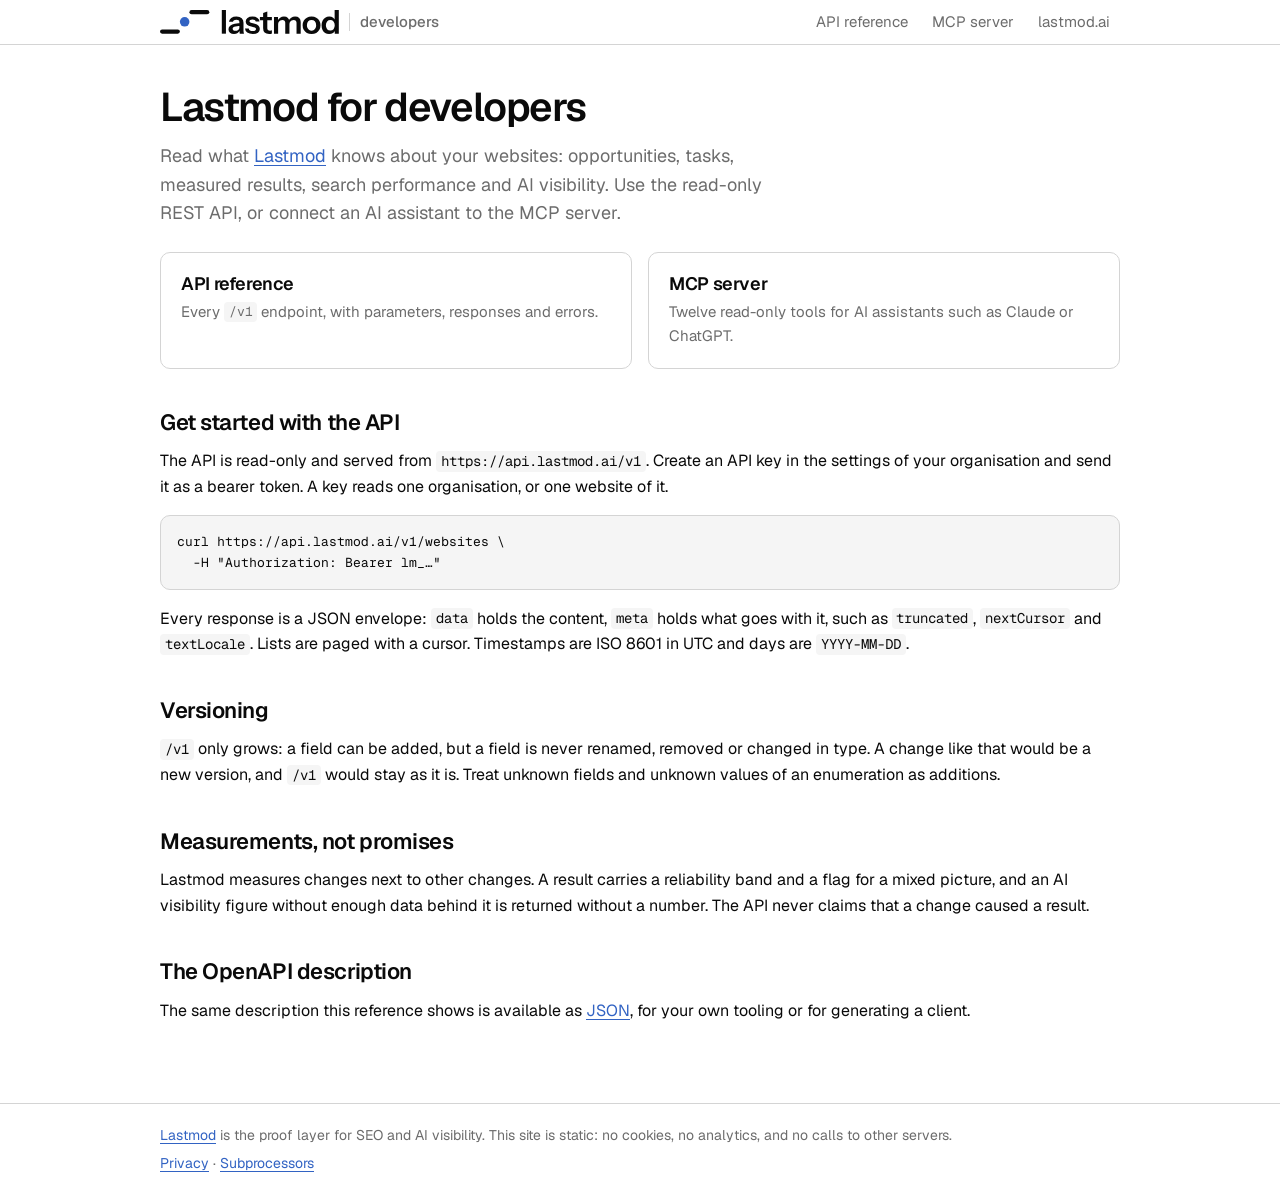
<file: index.html>
<!doctype html>
<html lang="en">
<head>
<meta charset="utf-8">
<meta name="viewport" content="width=device-width, initial-scale=1">
<meta http-equiv="Content-Security-Policy" content="default-src &#39;none&#39;; script-src &#39;self&#39;; style-src &#39;self&#39; &#39;unsafe-inline&#39;; img-src &#39;self&#39; data:; font-src &#39;self&#39; data:; connect-src &#39;self&#39;; base-uri &#39;none&#39;; form-action &#39;none&#39;">
<meta name="referrer" content="no-referrer">
<meta name="color-scheme" content="light dark">
<title>Lastmod for developers: API and MCP server</title>
<meta name="description" content="Read-only REST API and MCP server for Lastmod: opportunities, tasks, measured results, search performance and AI visibility, with an OpenAPI description.">
<link rel="canonical" href="https://developers.lastmod.ai/">
<link rel="icon" href="/favicon.svg" type="image/svg+xml">
<meta property="og:type" content="website">
<meta property="og:site_name" content="Lastmod for developers">
<meta property="og:title" content="Lastmod for developers: API and MCP server">
<meta property="og:description" content="Read-only REST API and MCP server for Lastmod: opportunities, tasks, measured results, search performance and AI visibility, with an OpenAPI description.">
<meta property="og:image" content="https://developers.lastmod.ai/og-image.png">
<meta property="og:image:width" content="1200">
<meta property="og:image:height" content="630">
<meta property="og:image:alt" content="Lastmod for developers: the Lastmod logo and the address developers.lastmod.ai">
<meta name="twitter:card" content="summary_large_image">
<link rel="preload" href="/fonts/geist-latin-wght-normal.woff2" as="font" type="font/woff2" crossorigin>
<link rel="stylesheet" href="/tokens.css">
<link rel="stylesheet" href="/site.css">

<script type="application/ld+json">{"@context":"https://schema.org","@type":"WebSite","@id":"https://developers.lastmod.ai/#website","name":"Lastmod for developers","url":"https://developers.lastmod.ai/","inLanguage":"en","publisher":{"@id":"https://www.lastmod.ai/#organization"}}</script>
</head>
<body>
<a class="skip" href="#main">Skip to content</a>
<header class="site-header">
<div class="site-header__inner">
<a class="brand" href="/" aria-label="Lastmod developers"><svg class="brand__logo brand__logo--full" viewBox="0 0 5439 730" fill="none" aria-hidden="true" focusable="false"><g transform="translate(0 720.0) scale(1 -1)"><g stroke="currentColor"><path d="M65 65 H540" stroke-width="130" stroke-linecap="round"/><path d="M960 655 H1435" stroke-width="130" stroke-linecap="round"/></g><circle cx="750" cy="360" r="145" fill="var(--lastmod-brand, #3263c3)"/><g fill="currentColor"><path transform="translate(1813.0 0.0)" d="M67.0 0.0V720.0H193.0V0.0Z"/><path transform="translate(2043.0 0.0)" d="M385.0 0.0Q380.0 20.0 377.5 44.0Q375.0 68.0 375.0 102.0H371.0V344.0Q371.0 384.0 348.5 404.5Q326.0 425.0 280.0 425.0Q235.0 425.0 208.5 408.5Q182.0 392.0 176.0 361.0H55.0Q63.0 432.0 123.0 476.0Q183.0 520.0 284.0 520.0Q389.0 520.0 443.0 472.5Q497.0 425.0 497.0 333.0V102.0Q497.0 78.0 500.5 53.0Q504.0 28.0 511.0 0.0ZM208.0 -10.0Q131.0 -10.0 85.5 28.5Q40.0 67.0 40.0 132.0Q40.0 202.0 91.0 243.0Q142.0 284.0 235.0 298.0L394.0 322.0V242.0L256.0 221.0Q211.0 214.0 188.5 196.0Q166.0 178.0 166.0 146.0Q166.0 117.0 187.0 101.5Q208.0 86.0 245.0 86.0Q299.0 86.0 335.0 113.0Q371.0 140.0 371.0 179.0L385.0 102.0Q365.0 47.0 319.5 18.5Q274.0 -10.0 208.0 -10.0Z"/><path transform="translate(2561.0 0.0)" d="M262.0 -10.0Q156.0 -10.0 93.0 34.5Q30.0 79.0 24.0 158.0H139.0Q144.0 119.0 176.0 99.0Q208.0 79.0 262.0 79.0Q311.0 79.0 335.5 94.5Q360.0 110.0 360.0 139.0Q360.0 160.0 346.0 173.5Q332.0 187.0 293.0 196.0L211.0 215.0Q127.0 233.0 86.5 271.5Q46.0 310.0 46.0 368.0Q46.0 439.0 100.5 479.5Q155.0 520.0 251.0 520.0Q346.0 520.0 403.5 479.5Q461.0 439.0 467.0 368.0H352.0Q347.0 399.0 320.5 415.0Q294.0 431.0 248.0 431.0Q205.0 431.0 183.0 417.5Q161.0 404.0 161.0 378.0Q161.0 358.0 178.0 344.5Q195.0 331.0 235.0 321.0L323.0 301.0Q398.0 284.0 436.5 242.0Q475.0 200.0 475.0 143.0Q475.0 70.0 419.0 30.0Q363.0 -10.0 262.0 -10.0Z"/><path transform="translate(3024.0 0.0)" d="M296.0 -10.0Q202.0 -10.0 157.5 34.5Q113.0 79.0 113.0 168.0V626.0L240.0 673.0V165.0Q240.0 128.0 260.0 110.0Q280.0 92.0 323.0 92.0Q340.0 92.0 353.5 94.5Q367.0 97.0 379.0 101.0V3.0Q367.0 -3.0 345.0 -6.5Q323.0 -10.0 296.0 -10.0ZM15.0 411.0V510.0H379.0V411.0Z"/><path transform="translate(3400.0 0.0)" d="M67.0 0.0V510.0H190.0V390.0H193.0V0.0ZM410.0 0.0V329.0Q410.0 374.0 387.5 395.5Q365.0 417.0 324.0 417.0Q288.0 417.0 258.0 400.0Q228.0 383.0 210.5 352.0Q193.0 321.0 193.0 280.0L180.0 397.0Q206.0 453.0 255.0 486.5Q304.0 520.0 369.0 520.0Q447.0 520.0 492.0 475.5Q537.0 431.0 537.0 361.0V0.0ZM753.0 0.0V329.0Q753.0 374.0 731.0 395.5Q709.0 417.0 668.0 417.0Q631.0 417.0 601.0 400.0Q571.0 383.0 554.0 352.0Q537.0 321.0 537.0 280.0L515.0 397.0Q540.0 453.0 591.0 486.5Q642.0 520.0 709.0 520.0Q789.0 520.0 834.5 474.5Q880.0 429.0 880.0 354.0V0.0Z"/><path transform="translate(4311.0 0.0)" d="M299.0 -10.0Q218.0 -10.0 156.5 24.0Q95.0 58.0 61.0 118.5Q27.0 179.0 27.0 257.0Q27.0 335.0 61.0 394.0Q95.0 453.0 156.5 486.5Q218.0 520.0 299.0 520.0Q381.0 520.0 442.0 486.5Q503.0 453.0 537.0 394.0Q571.0 335.0 571.0 257.0Q571.0 179.0 536.5 118.5Q502.0 58.0 441.0 24.0Q380.0 -10.0 299.0 -10.0ZM299.0 91.0Q339.0 91.0 371.0 111.5Q403.0 132.0 421.0 169.5Q439.0 207.0 439.0 258.0Q439.0 333.0 399.5 376.0Q360.0 419.0 299.0 419.0Q238.0 419.0 198.0 376.0Q158.0 333.0 158.0 258.0Q158.0 207.0 176.5 169.5Q195.0 132.0 226.5 111.5Q258.0 91.0 299.0 91.0Z"/><path transform="translate(4885.0 0.0)" d="M431.0 0.0V115.0L441.0 113.0Q428.0 57.0 378.0 23.5Q328.0 -10.0 259.0 -10.0Q189.0 -10.0 137.5 22.5Q86.0 55.0 58.0 114.0Q30.0 173.0 30.0 253.0Q30.0 334.0 59.0 394.0Q88.0 454.0 140.5 487.0Q193.0 520.0 263.0 520.0Q335.0 520.0 382.0 485.5Q429.0 451.0 440.0 390.0L427.0 389.0V720.0H554.0V0.0ZM296.0 93.0Q357.0 93.0 393.5 135.5Q430.0 178.0 430.0 255.0Q430.0 332.0 393.0 374.0Q356.0 416.0 295.0 416.0Q235.0 416.0 198.0 373.5Q161.0 331.0 161.0 254.0Q161.0 177.0 198.0 135.0Q235.0 93.0 296.0 93.0Z"/></g></g></svg><svg class="brand__logo brand__logo--compact" viewBox="0 0 1000 1000" fill="none" aria-hidden="true" focusable="false"><path d="M140 780 H500 V220 H860" stroke="currentColor" stroke-width="200" stroke-linecap="round" stroke-linejoin="round"/><circle cx="500" cy="500" r="124" fill="var(--lastmod-brand, #3263c3)"/></svg><span class="brand__tag" aria-hidden="true">developers</span></a>
<nav class="nav" aria-label="Main"><a href="/api/">API reference</a><a href="/mcp/">MCP server</a><a href="https://www.lastmod.ai">lastmod.ai</a></nav>
</div>
</header>
<main id="main" class="main">
<h1>Lastmod for developers</h1>
<p class="lede">Read what <a href="https://www.lastmod.ai">Lastmod</a> knows about your websites: opportunities, tasks, measured results, search performance and AI visibility. Use the read-only REST API, or connect an AI assistant to the MCP server.</p>
<ul class="cards">
<li><a class="card" href="/api/"><h2>API reference</h2><p>Every <code>/v1</code> endpoint, with parameters, responses and errors.</p></a></li>
<li><a class="card" href="/mcp/"><h2>MCP server</h2><p>Twelve read-only tools for AI assistants such as Claude or ChatGPT.</p></a></li>
</ul>

<h2>Get started with the API</h2>
<p>The API is read-only and served from <code>https://api.lastmod.ai/v1</code>. Create an API key in the settings of your organisation and send it as a bearer token. A key reads one organisation, or one website of it.</p>
<pre><code>curl https://api.lastmod.ai/v1/websites \
  -H "Authorization: Bearer lm_…"</code></pre>
<p>Every response is a JSON envelope: <code>data</code> holds the content, <code>meta</code> holds what goes with it, such as <code>truncated</code>, <code>nextCursor</code> and <code>textLocale</code>. Lists are paged with a cursor. Timestamps are ISO 8601 in UTC and days are <code>YYYY-MM-DD</code>.</p>

<h2>Versioning</h2>
<p><code>/v1</code> only grows: a field can be added, but a field is never renamed, removed or changed in type. A change like that would be a new version, and <code>/v1</code> would stay as it is. Treat unknown fields and unknown values of an enumeration as additions.</p>

<h2>Measurements, not promises</h2>
<p>Lastmod measures changes next to other changes. A result carries a reliability band and a flag for a mixed picture, and an AI visibility figure without enough data behind it is returned without a number. The API never claims that a change caused a result.</p>

<h2>The OpenAPI description</h2>
<p>The same description this reference shows is available as <a href="/spec/v1.openapi.json">JSON</a>, for your own tooling or for generating a client.</p>

</main>
<footer class="site-footer">
<div class="site-footer__inner">
<p><a href="https://www.lastmod.ai">Lastmod</a> is the proof layer for SEO and AI visibility. This site is static: no cookies, no analytics, and no calls to other servers.</p>
<p><a href="https://www.lastmod.ai/en/privacy">Privacy</a> · <a href="https://www.lastmod.ai/en/subprocessors">Subprocessors</a></p>
</div>
</footer>

</body>
</html>
</file>
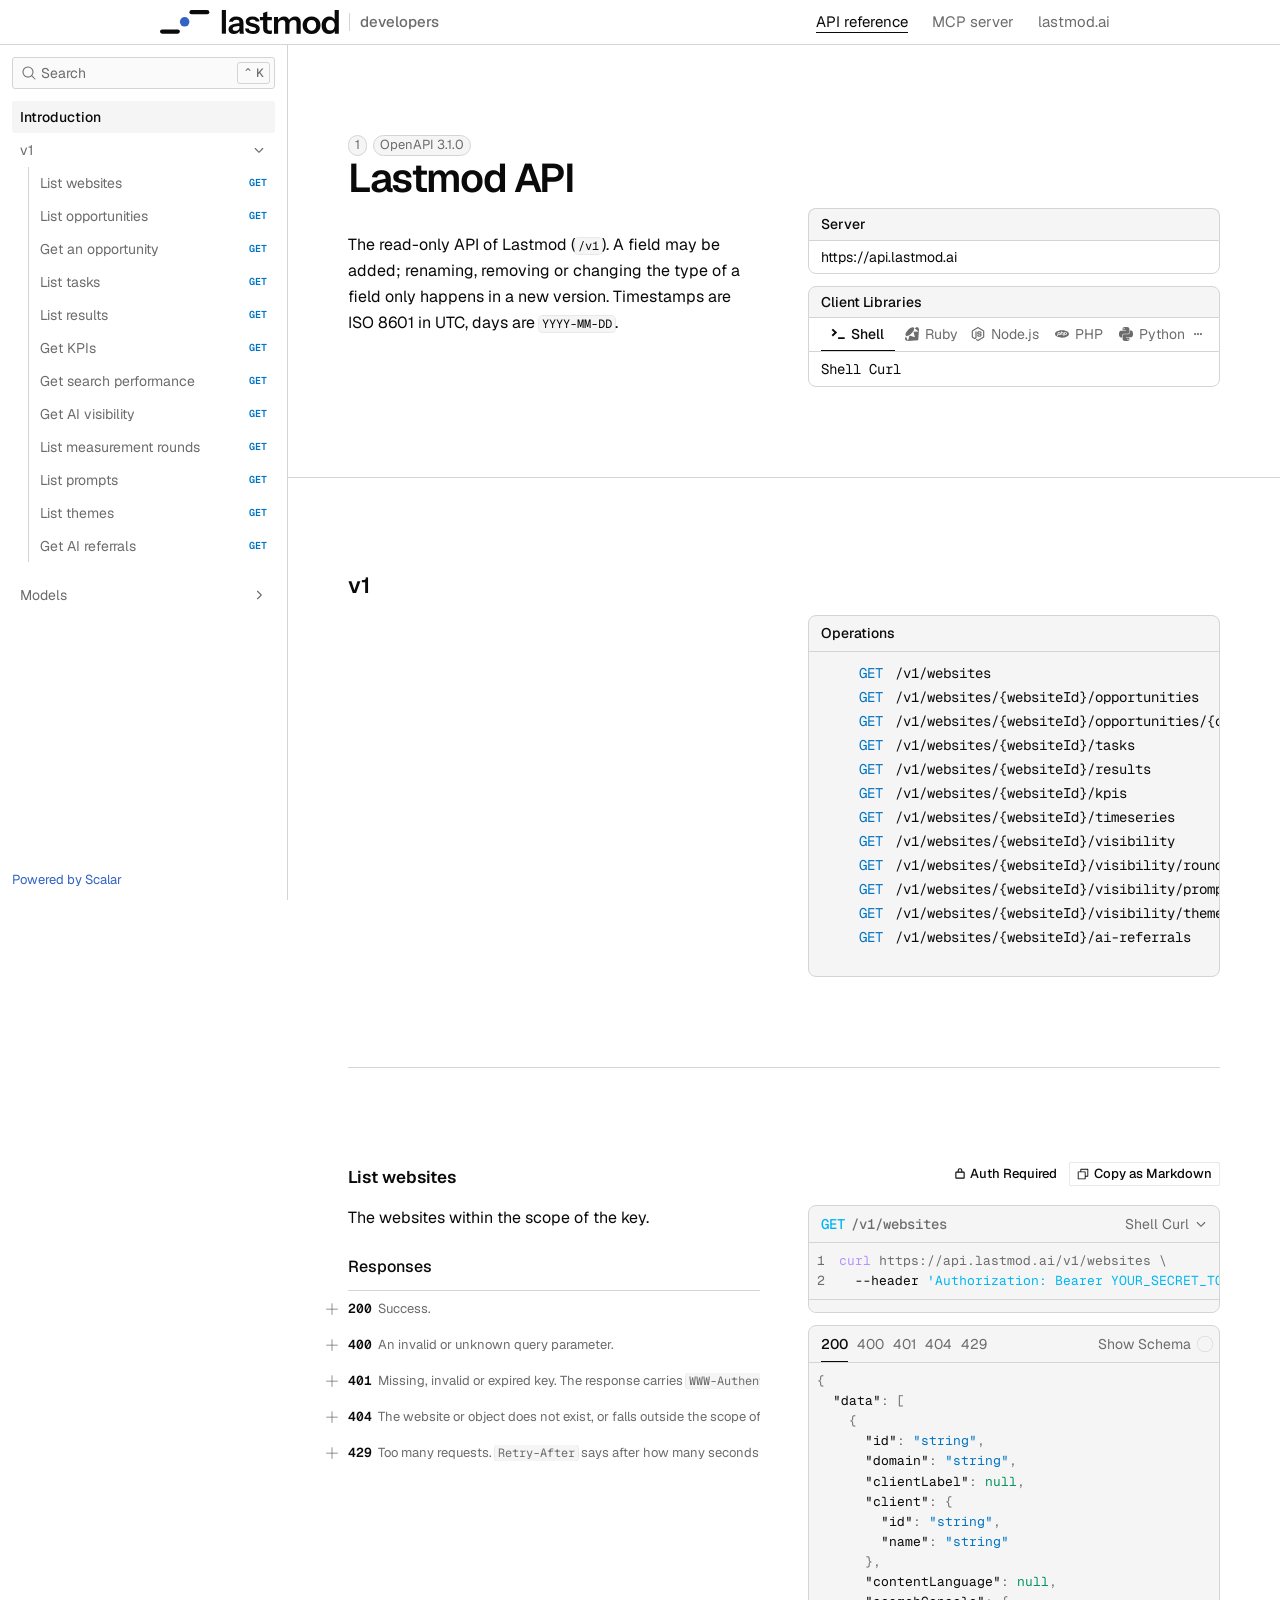
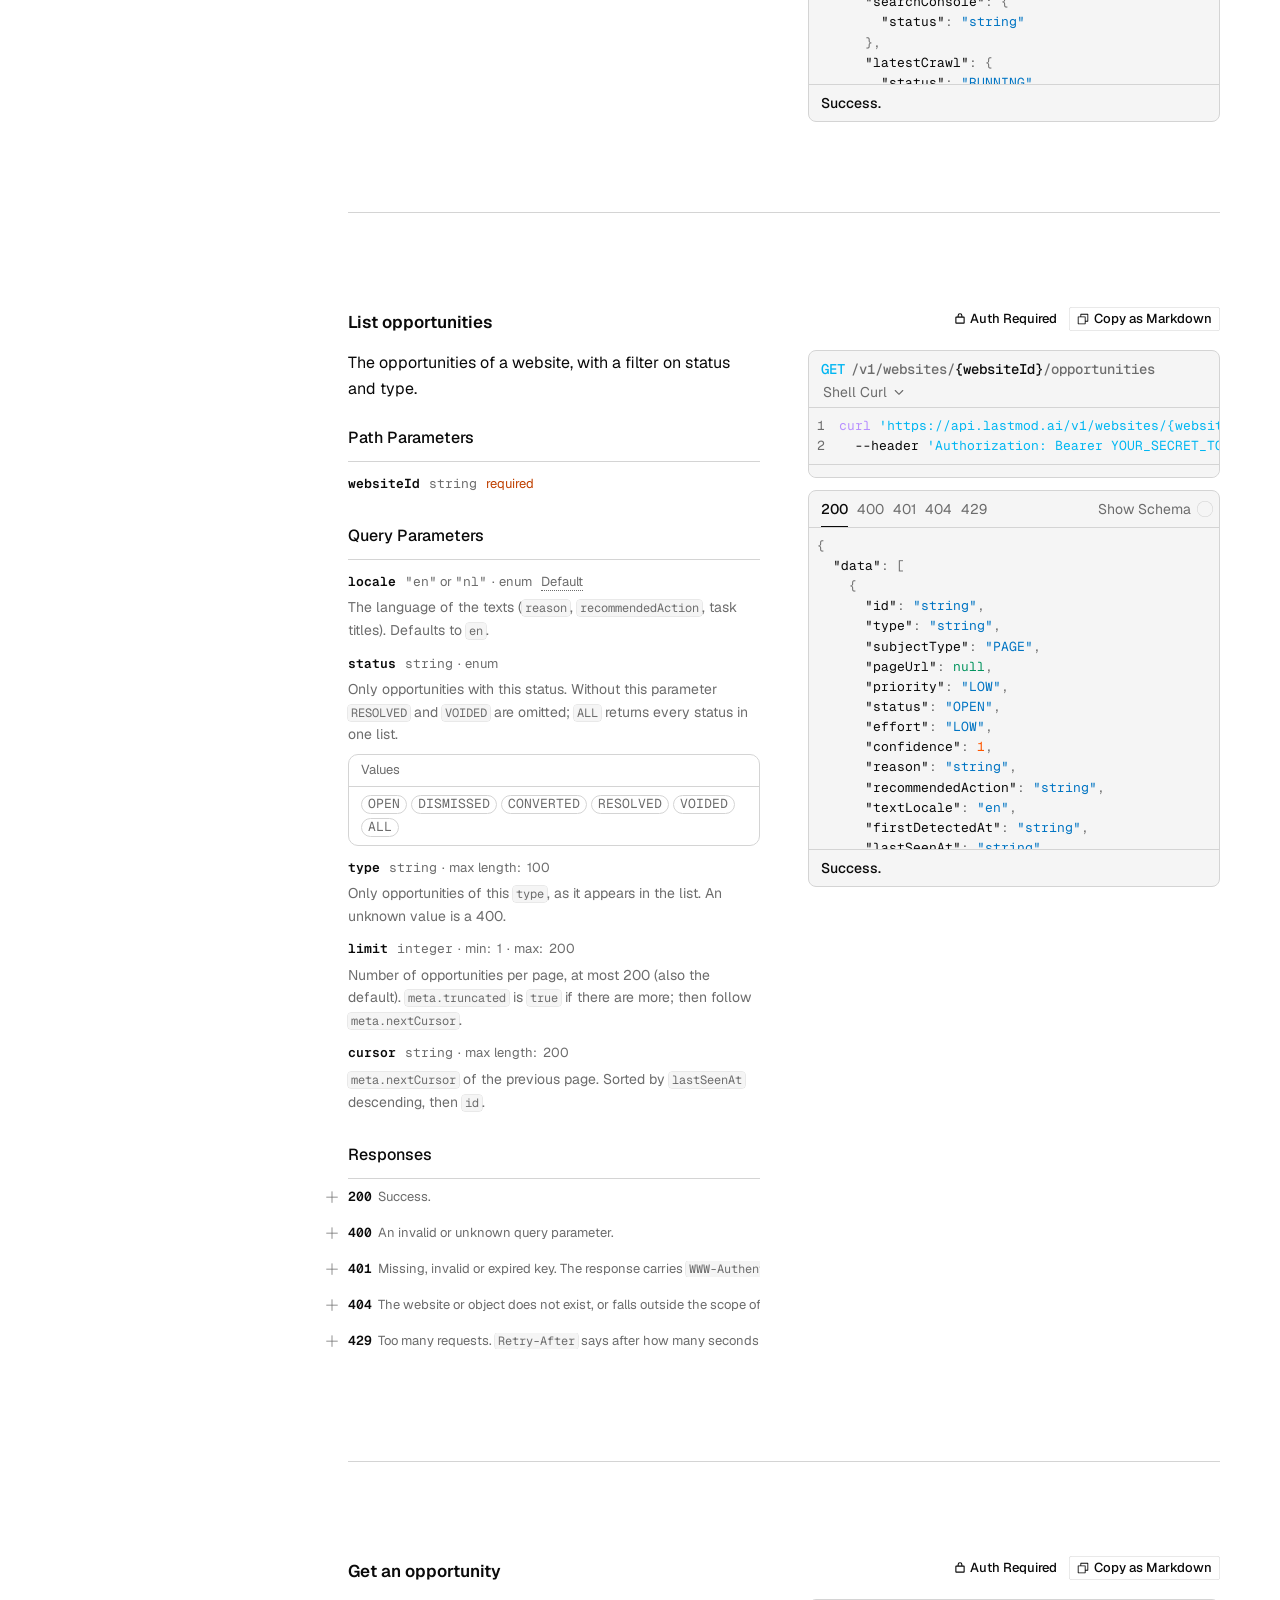
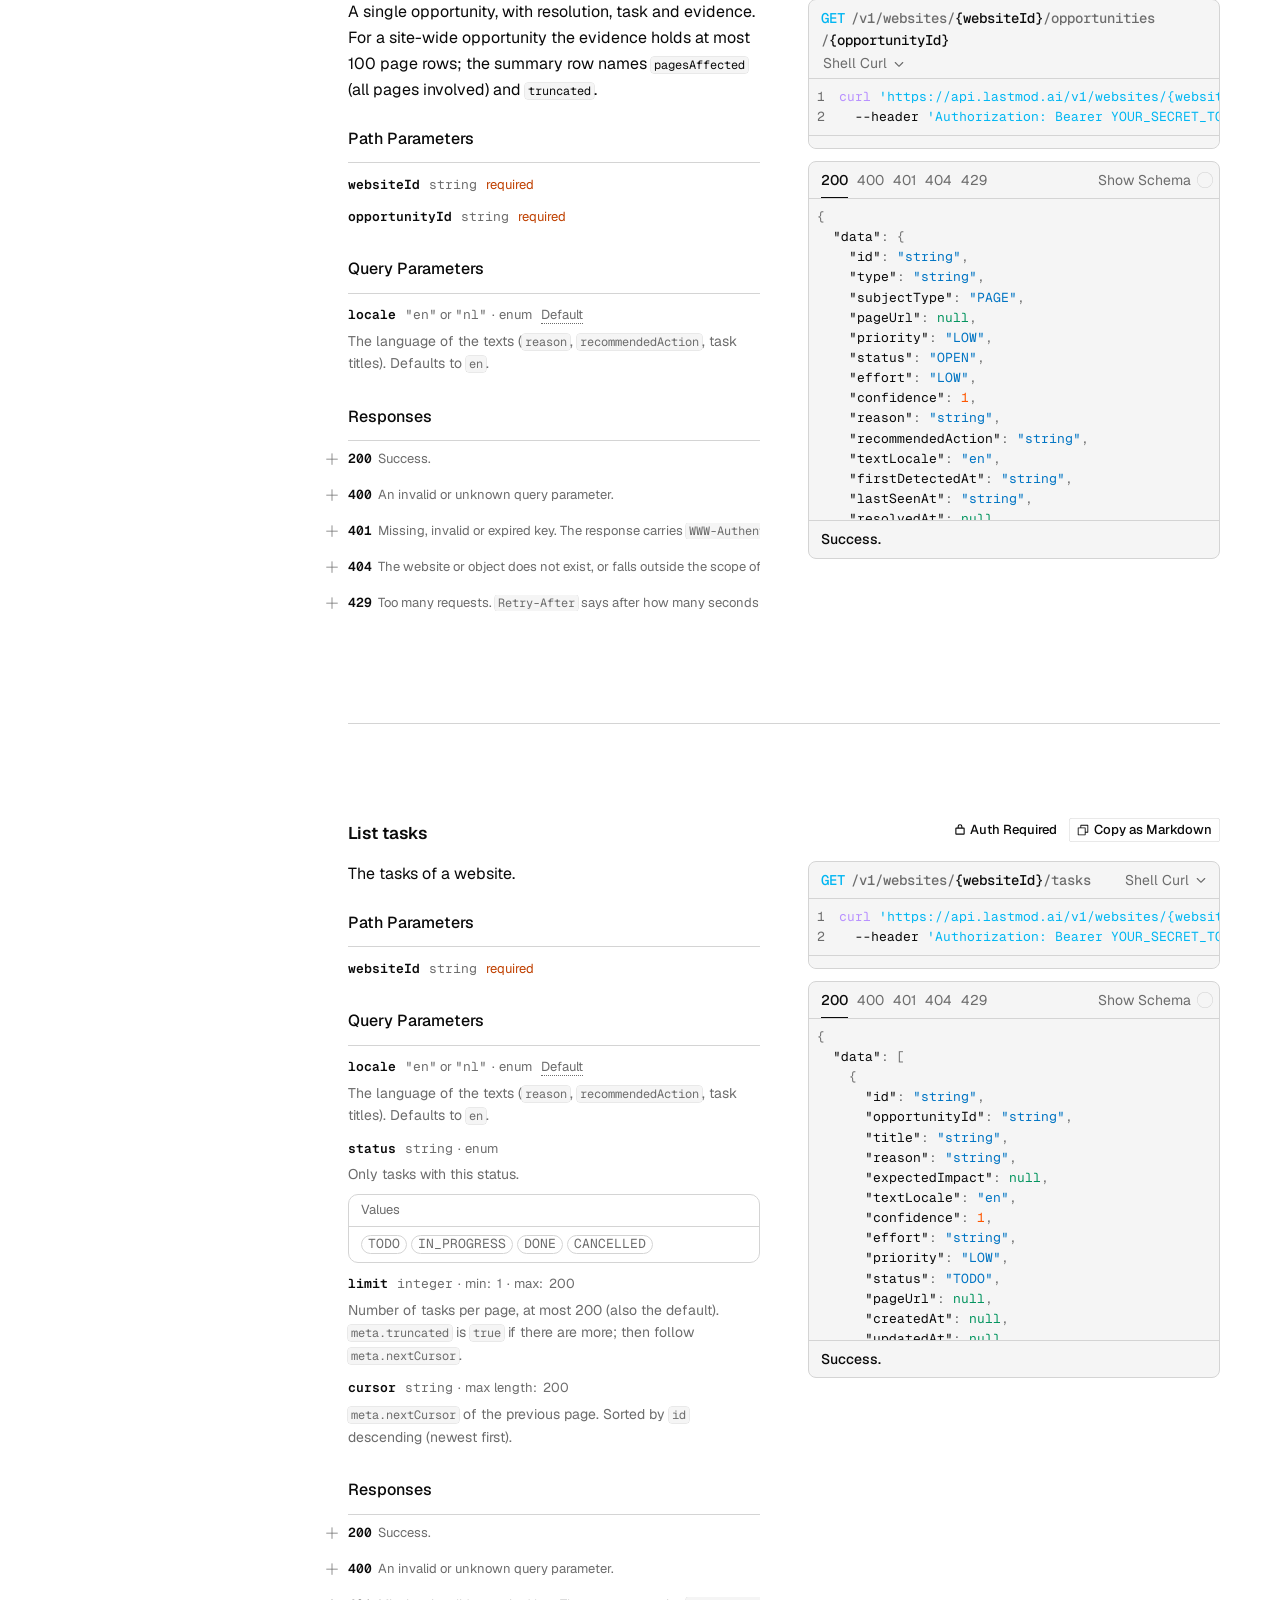
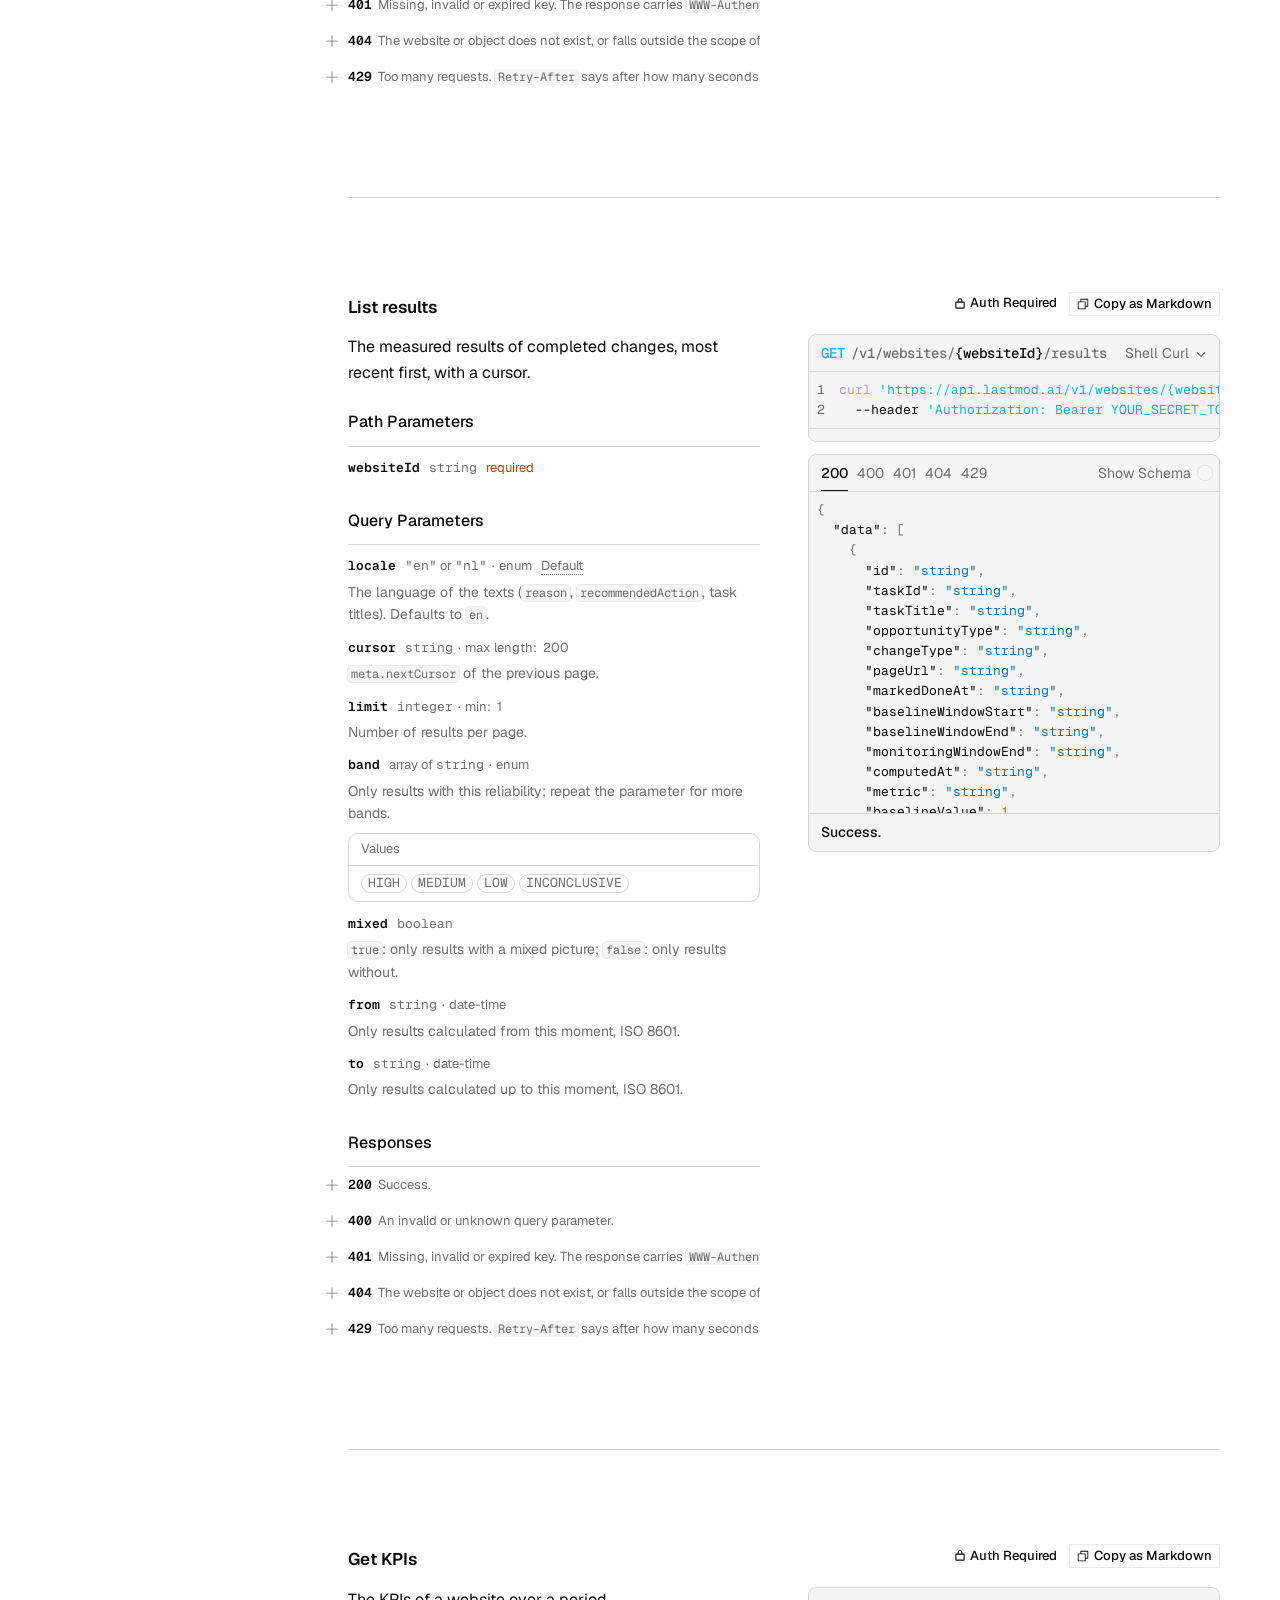
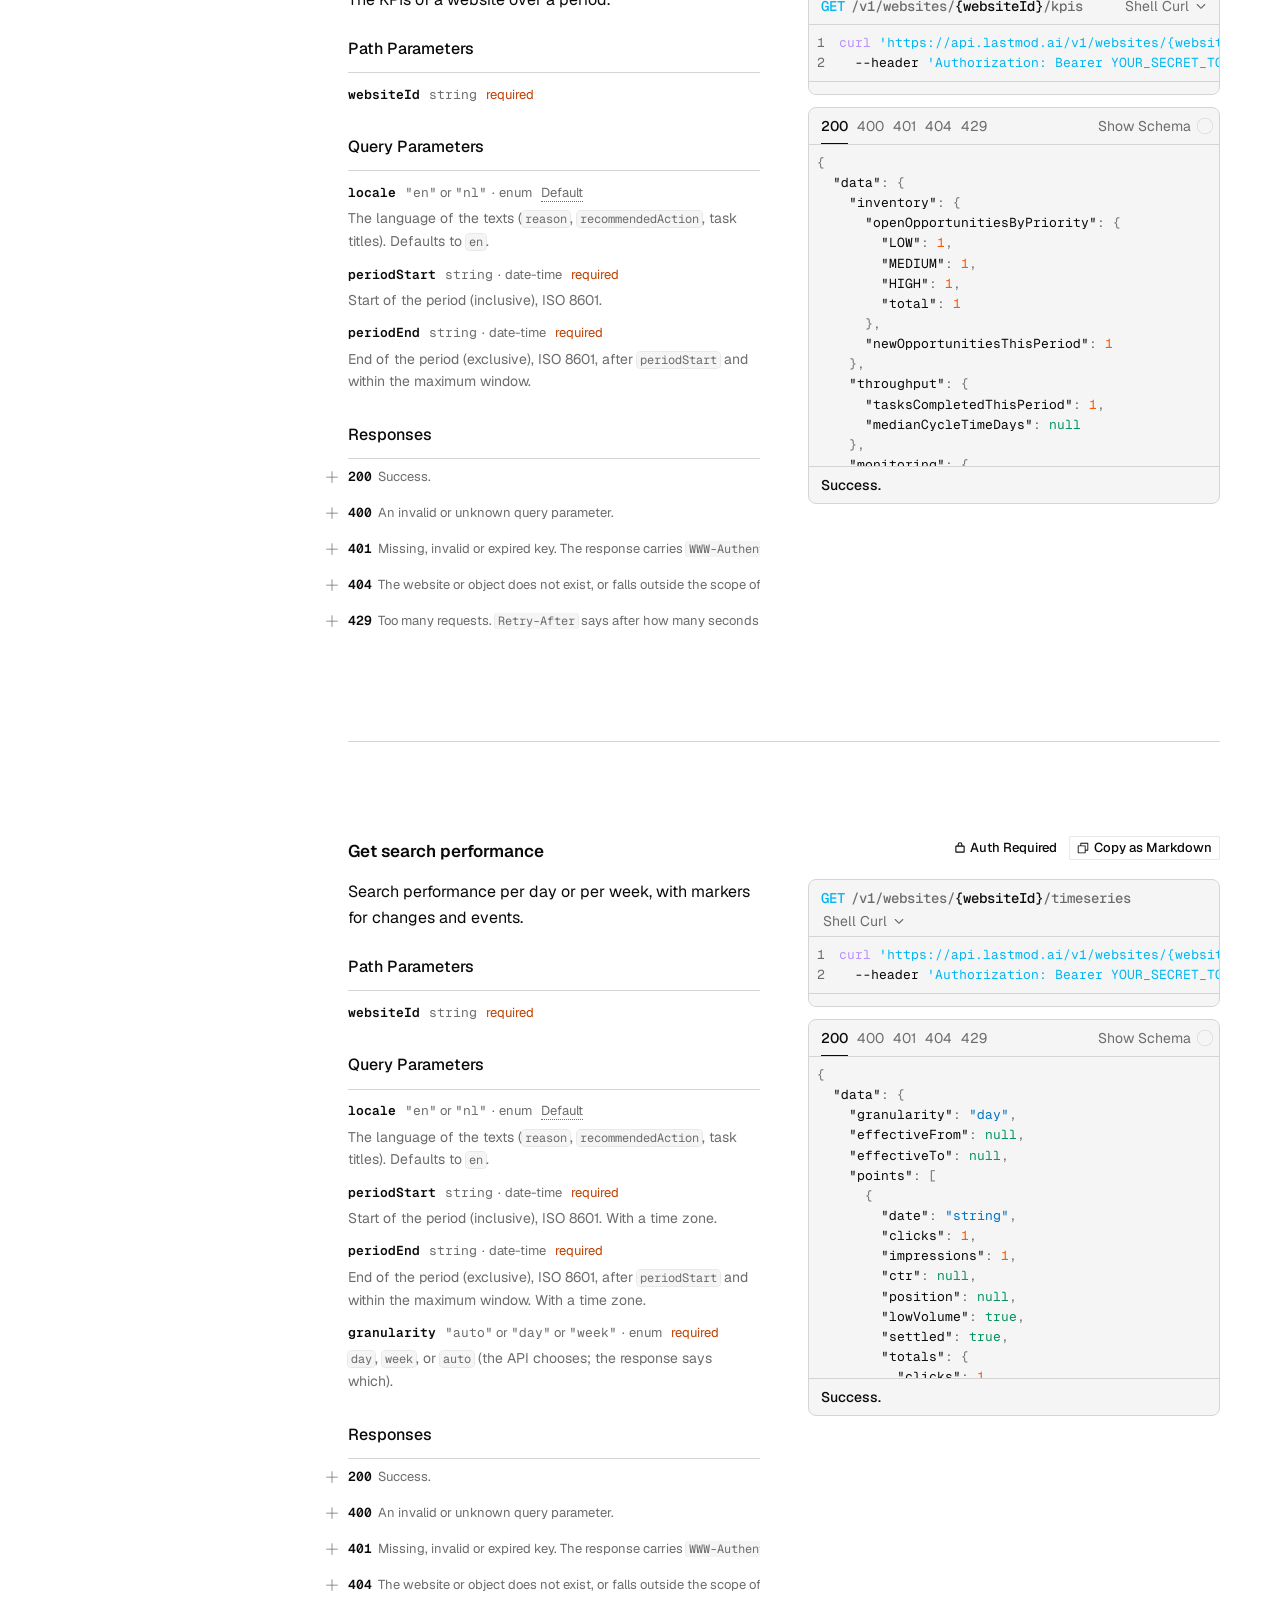
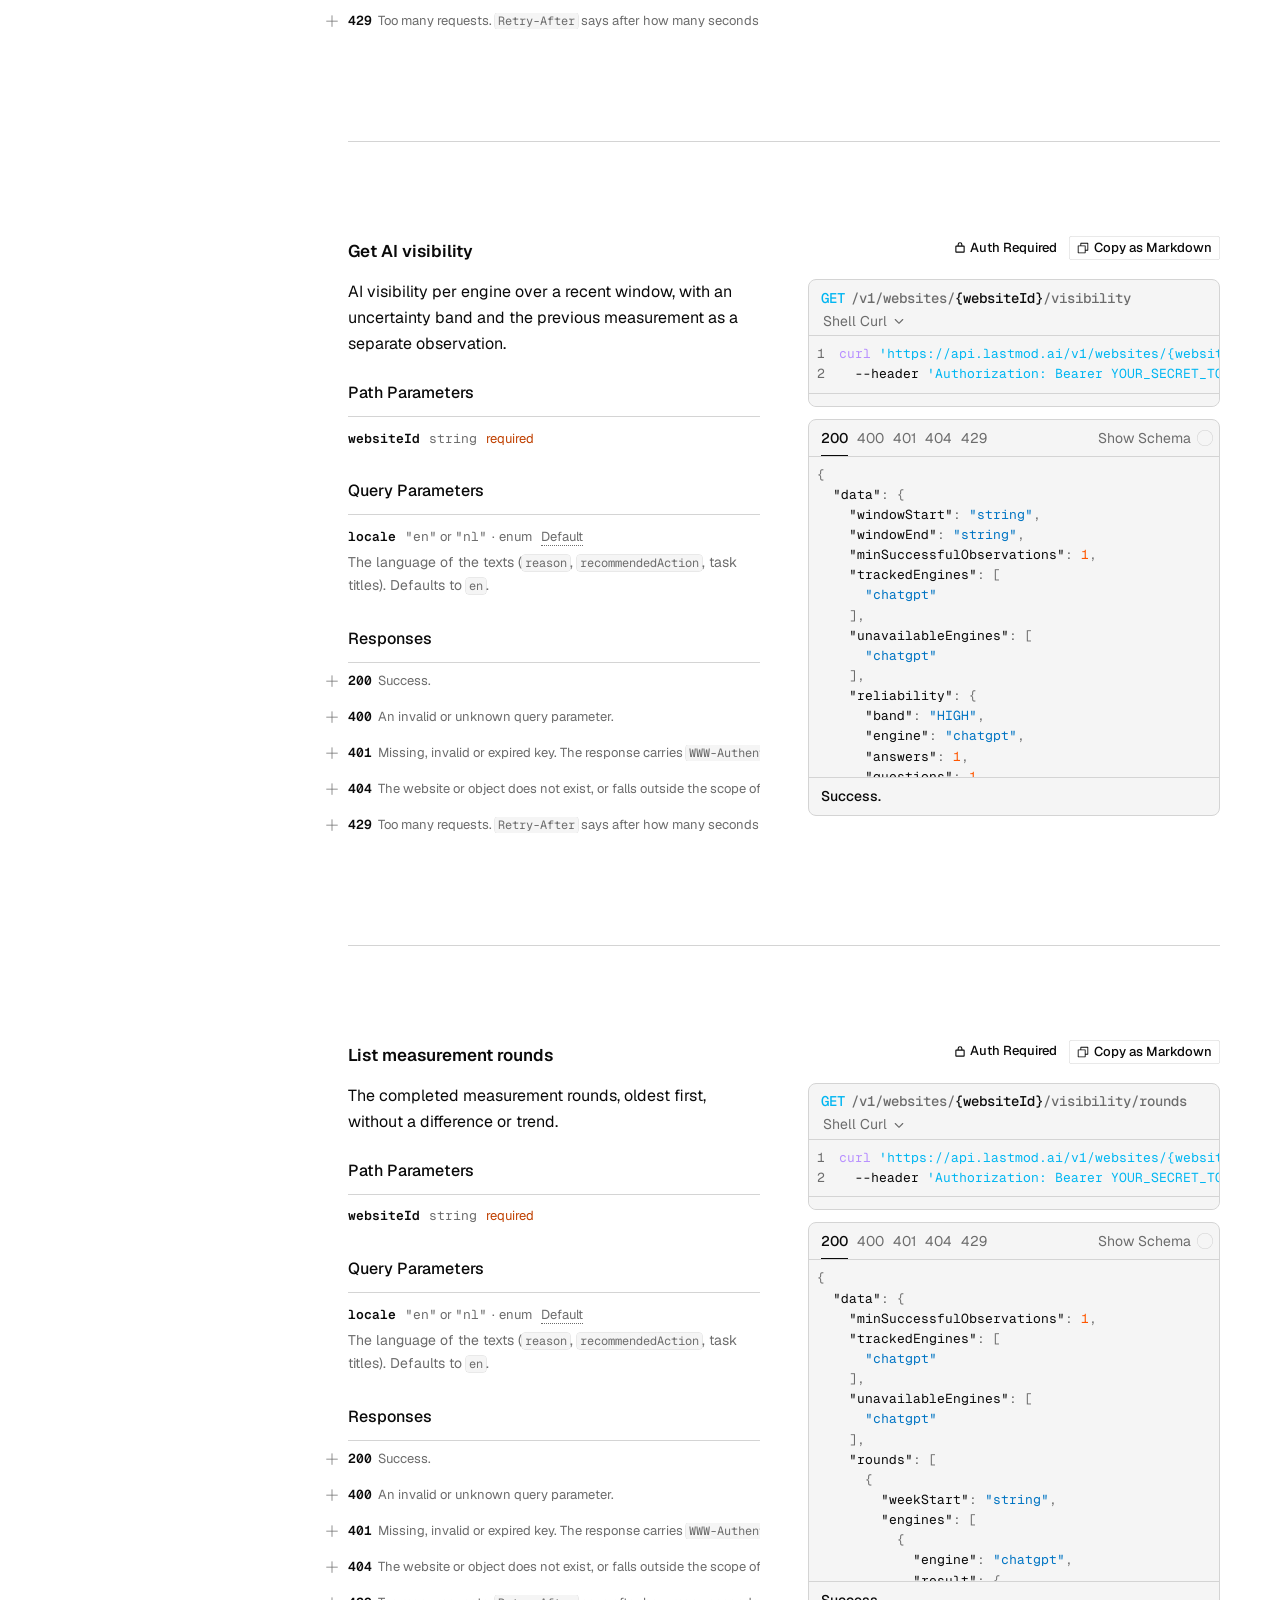
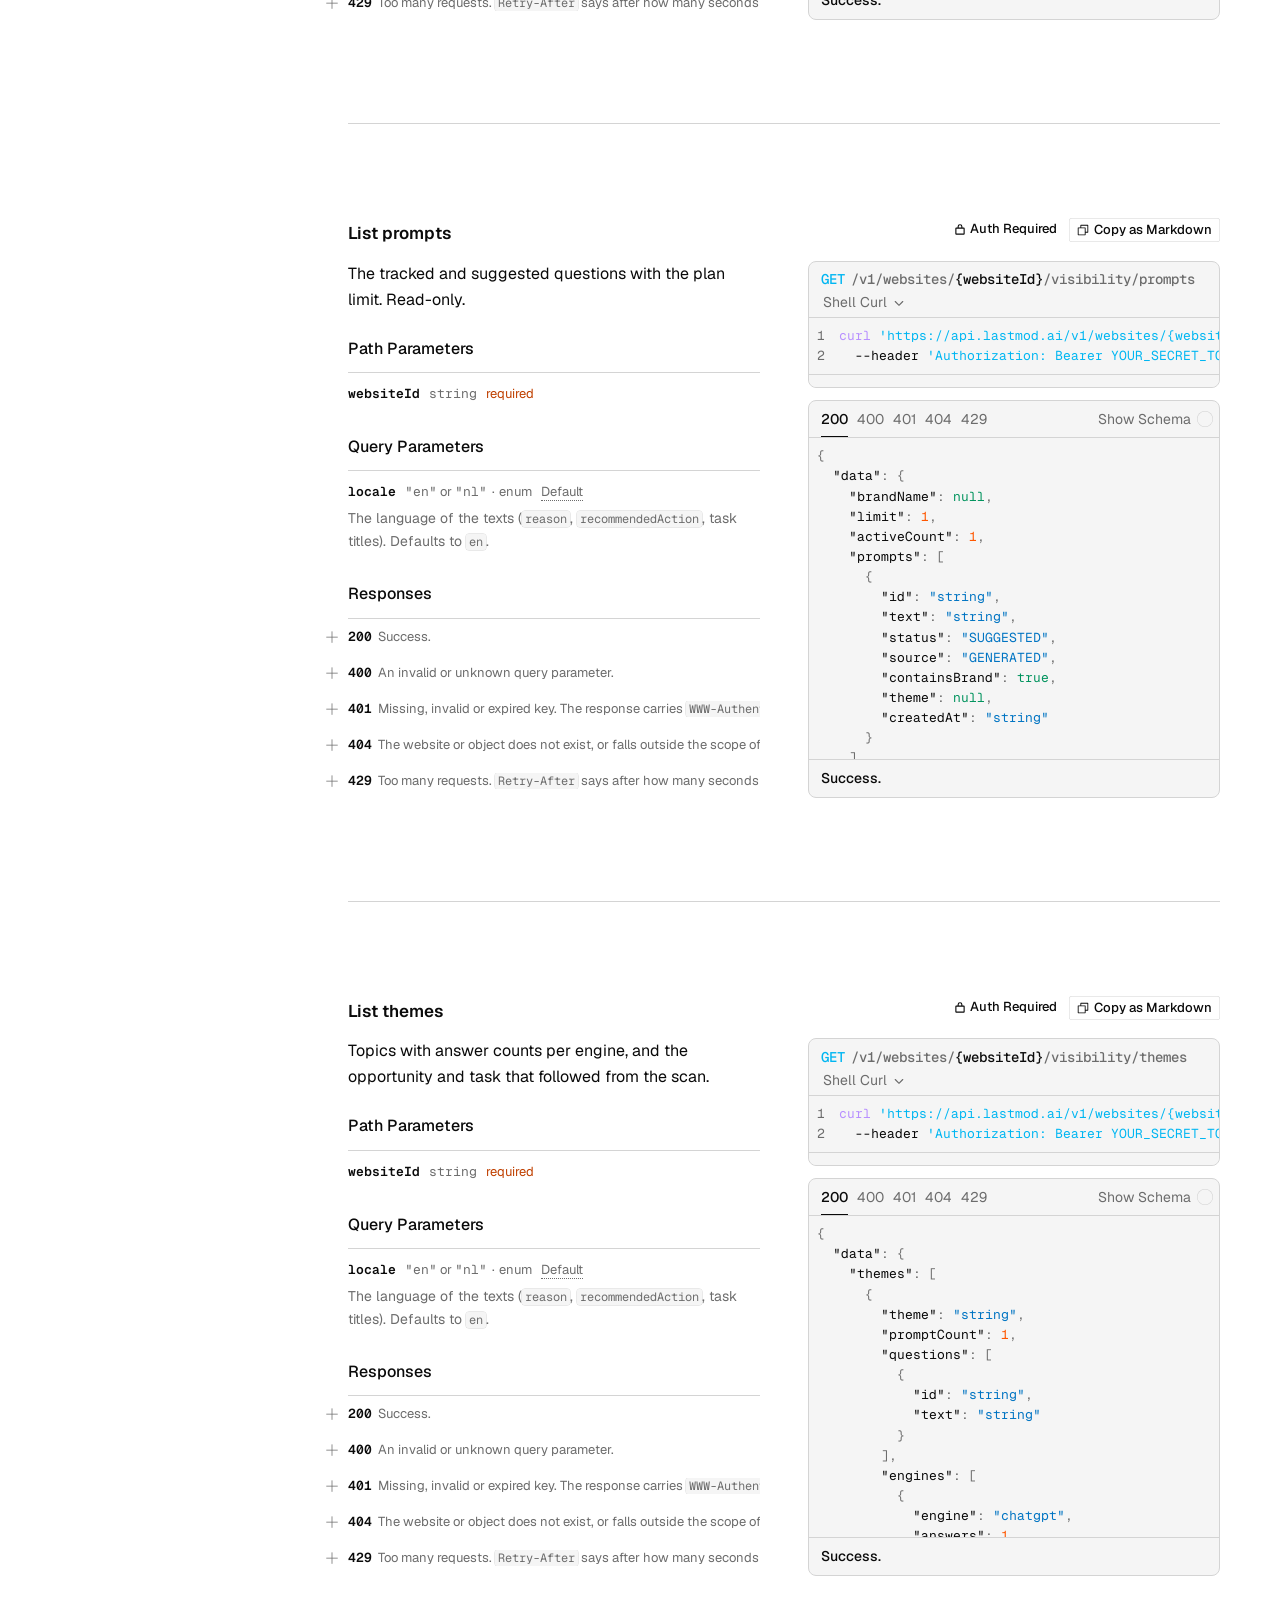
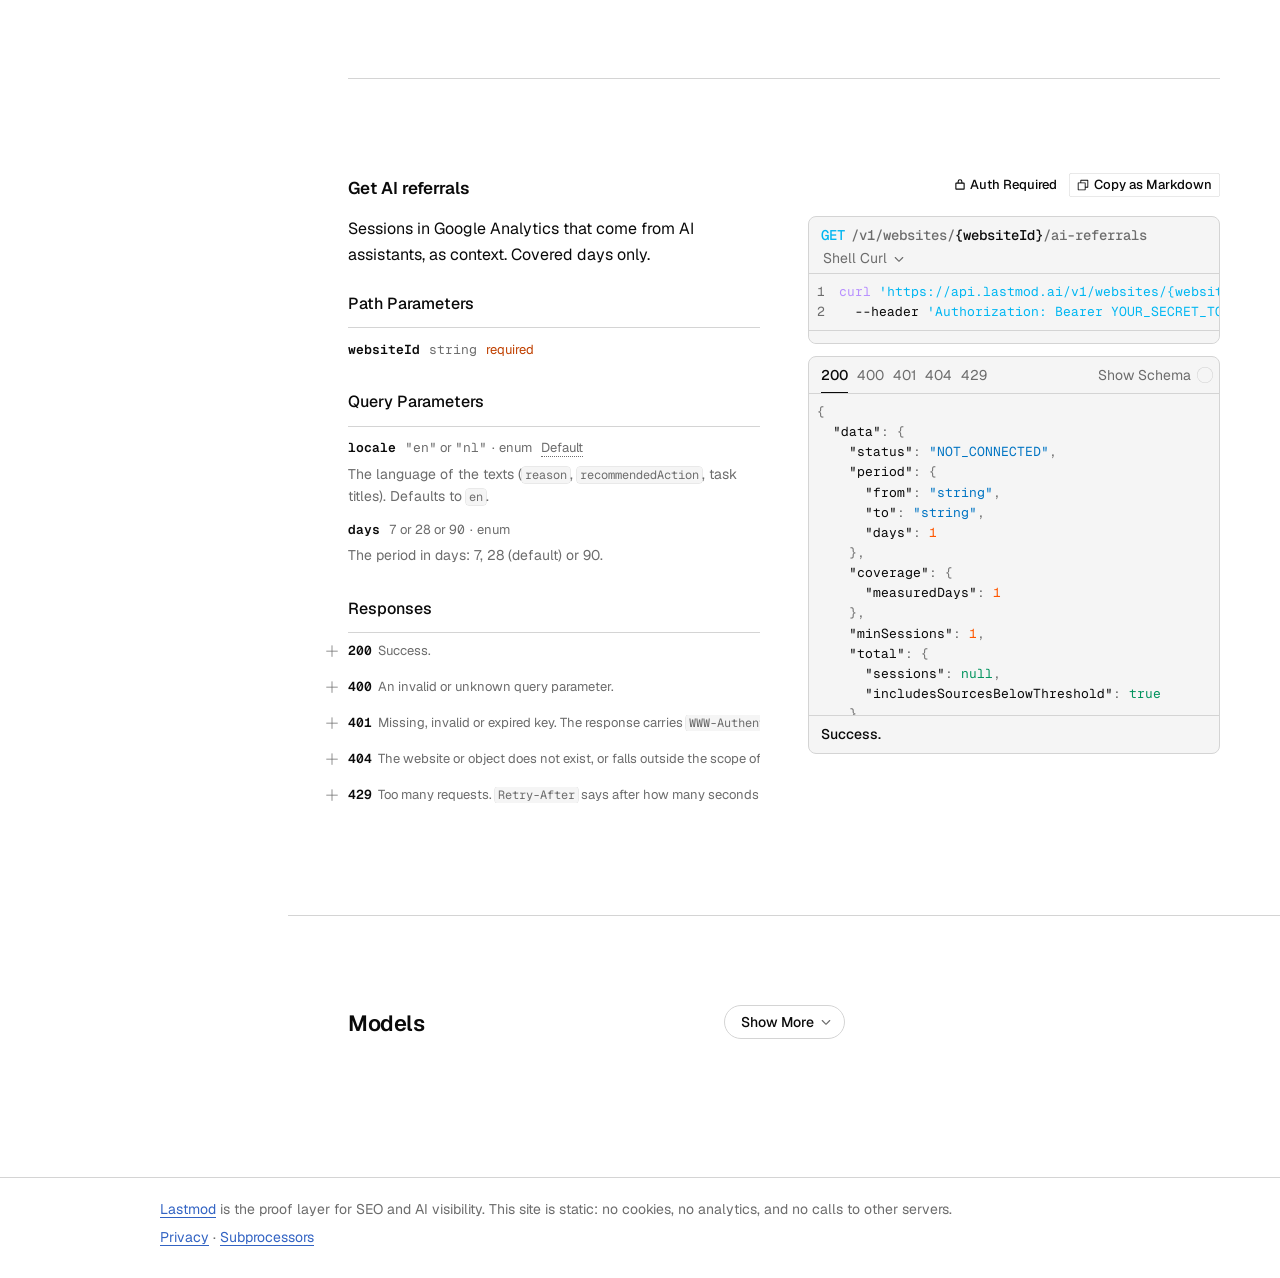
<file: api/index.html>
<!doctype html>
<html lang="en">
<head>
<meta charset="utf-8">
<meta name="viewport" content="width=device-width, initial-scale=1">
<meta http-equiv="Content-Security-Policy" content="default-src &#39;none&#39;; script-src &#39;self&#39;; style-src &#39;self&#39; &#39;unsafe-inline&#39;; img-src &#39;self&#39; data:; font-src &#39;self&#39; data:; connect-src &#39;self&#39;; base-uri &#39;none&#39;; form-action &#39;none&#39;">
<meta name="referrer" content="no-referrer">
<meta name="color-scheme" content="light dark">
<title>Lastmod API reference — read-only /v1 REST API</title>
<meta name="description" content="Reference of the Lastmod /v1 REST API: every read-only endpoint with its parameters, responses and errors, described in OpenAPI 3.1.">
<link rel="canonical" href="https://developers.lastmod.ai/api/">
<link rel="icon" href="/favicon.svg" type="image/svg+xml">
<meta property="og:type" content="website">
<meta property="og:site_name" content="Lastmod for developers">
<meta property="og:title" content="Lastmod API reference — read-only /v1 REST API">
<meta property="og:description" content="Reference of the Lastmod /v1 REST API: every read-only endpoint with its parameters, responses and errors, described in OpenAPI 3.1.">
<meta property="og:image" content="https://developers.lastmod.ai/og-image.png">
<meta property="og:image:width" content="1200">
<meta property="og:image:height" content="630">
<meta property="og:image:alt" content="Lastmod for developers: the Lastmod logo and the address developers.lastmod.ai">
<meta name="twitter:card" content="summary_large_image">
<link rel="preload" href="/fonts/geist-latin-wght-normal.woff2" as="font" type="font/woff2" crossorigin>
<link rel="stylesheet" href="/tokens.css">
<link rel="stylesheet" href="/site.css">
<link rel="stylesheet" href="/api/theme.css">
<script type="application/ld+json">{"@context":"https://schema.org","@type":"BreadcrumbList","itemListElement":[{"@type":"ListItem","position":1,"name":"Lastmod for developers","item":"https://developers.lastmod.ai/"},{"@type":"ListItem","position":2,"name":"API reference","item":"https://developers.lastmod.ai/api/"}]}</script>
</head>
<body>
<a class="skip" href="#main">Skip to content</a>
<header class="site-header">
<div class="site-header__inner">
<a class="brand" href="/" aria-label="Lastmod developers"><svg class="brand__logo brand__logo--full" viewBox="0 0 5439 730" fill="none" aria-hidden="true" focusable="false"><g transform="translate(0 720.0) scale(1 -1)"><g stroke="currentColor"><path d="M65 65 H540" stroke-width="130" stroke-linecap="round"/><path d="M960 655 H1435" stroke-width="130" stroke-linecap="round"/></g><circle cx="750" cy="360" r="145" fill="var(--lastmod-brand, #3263c3)"/><g fill="currentColor"><path transform="translate(1813.0 0.0)" d="M67.0 0.0V720.0H193.0V0.0Z"/><path transform="translate(2043.0 0.0)" d="M385.0 0.0Q380.0 20.0 377.5 44.0Q375.0 68.0 375.0 102.0H371.0V344.0Q371.0 384.0 348.5 404.5Q326.0 425.0 280.0 425.0Q235.0 425.0 208.5 408.5Q182.0 392.0 176.0 361.0H55.0Q63.0 432.0 123.0 476.0Q183.0 520.0 284.0 520.0Q389.0 520.0 443.0 472.5Q497.0 425.0 497.0 333.0V102.0Q497.0 78.0 500.5 53.0Q504.0 28.0 511.0 0.0ZM208.0 -10.0Q131.0 -10.0 85.5 28.5Q40.0 67.0 40.0 132.0Q40.0 202.0 91.0 243.0Q142.0 284.0 235.0 298.0L394.0 322.0V242.0L256.0 221.0Q211.0 214.0 188.5 196.0Q166.0 178.0 166.0 146.0Q166.0 117.0 187.0 101.5Q208.0 86.0 245.0 86.0Q299.0 86.0 335.0 113.0Q371.0 140.0 371.0 179.0L385.0 102.0Q365.0 47.0 319.5 18.5Q274.0 -10.0 208.0 -10.0Z"/><path transform="translate(2561.0 0.0)" d="M262.0 -10.0Q156.0 -10.0 93.0 34.5Q30.0 79.0 24.0 158.0H139.0Q144.0 119.0 176.0 99.0Q208.0 79.0 262.0 79.0Q311.0 79.0 335.5 94.5Q360.0 110.0 360.0 139.0Q360.0 160.0 346.0 173.5Q332.0 187.0 293.0 196.0L211.0 215.0Q127.0 233.0 86.5 271.5Q46.0 310.0 46.0 368.0Q46.0 439.0 100.5 479.5Q155.0 520.0 251.0 520.0Q346.0 520.0 403.5 479.5Q461.0 439.0 467.0 368.0H352.0Q347.0 399.0 320.5 415.0Q294.0 431.0 248.0 431.0Q205.0 431.0 183.0 417.5Q161.0 404.0 161.0 378.0Q161.0 358.0 178.0 344.5Q195.0 331.0 235.0 321.0L323.0 301.0Q398.0 284.0 436.5 242.0Q475.0 200.0 475.0 143.0Q475.0 70.0 419.0 30.0Q363.0 -10.0 262.0 -10.0Z"/><path transform="translate(3024.0 0.0)" d="M296.0 -10.0Q202.0 -10.0 157.5 34.5Q113.0 79.0 113.0 168.0V626.0L240.0 673.0V165.0Q240.0 128.0 260.0 110.0Q280.0 92.0 323.0 92.0Q340.0 92.0 353.5 94.5Q367.0 97.0 379.0 101.0V3.0Q367.0 -3.0 345.0 -6.5Q323.0 -10.0 296.0 -10.0ZM15.0 411.0V510.0H379.0V411.0Z"/><path transform="translate(3400.0 0.0)" d="M67.0 0.0V510.0H190.0V390.0H193.0V0.0ZM410.0 0.0V329.0Q410.0 374.0 387.5 395.5Q365.0 417.0 324.0 417.0Q288.0 417.0 258.0 400.0Q228.0 383.0 210.5 352.0Q193.0 321.0 193.0 280.0L180.0 397.0Q206.0 453.0 255.0 486.5Q304.0 520.0 369.0 520.0Q447.0 520.0 492.0 475.5Q537.0 431.0 537.0 361.0V0.0ZM753.0 0.0V329.0Q753.0 374.0 731.0 395.5Q709.0 417.0 668.0 417.0Q631.0 417.0 601.0 400.0Q571.0 383.0 554.0 352.0Q537.0 321.0 537.0 280.0L515.0 397.0Q540.0 453.0 591.0 486.5Q642.0 520.0 709.0 520.0Q789.0 520.0 834.5 474.5Q880.0 429.0 880.0 354.0V0.0Z"/><path transform="translate(4311.0 0.0)" d="M299.0 -10.0Q218.0 -10.0 156.5 24.0Q95.0 58.0 61.0 118.5Q27.0 179.0 27.0 257.0Q27.0 335.0 61.0 394.0Q95.0 453.0 156.5 486.5Q218.0 520.0 299.0 520.0Q381.0 520.0 442.0 486.5Q503.0 453.0 537.0 394.0Q571.0 335.0 571.0 257.0Q571.0 179.0 536.5 118.5Q502.0 58.0 441.0 24.0Q380.0 -10.0 299.0 -10.0ZM299.0 91.0Q339.0 91.0 371.0 111.5Q403.0 132.0 421.0 169.5Q439.0 207.0 439.0 258.0Q439.0 333.0 399.5 376.0Q360.0 419.0 299.0 419.0Q238.0 419.0 198.0 376.0Q158.0 333.0 158.0 258.0Q158.0 207.0 176.5 169.5Q195.0 132.0 226.5 111.5Q258.0 91.0 299.0 91.0Z"/><path transform="translate(4885.0 0.0)" d="M431.0 0.0V115.0L441.0 113.0Q428.0 57.0 378.0 23.5Q328.0 -10.0 259.0 -10.0Q189.0 -10.0 137.5 22.5Q86.0 55.0 58.0 114.0Q30.0 173.0 30.0 253.0Q30.0 334.0 59.0 394.0Q88.0 454.0 140.5 487.0Q193.0 520.0 263.0 520.0Q335.0 520.0 382.0 485.5Q429.0 451.0 440.0 390.0L427.0 389.0V720.0H554.0V0.0ZM296.0 93.0Q357.0 93.0 393.5 135.5Q430.0 178.0 430.0 255.0Q430.0 332.0 393.0 374.0Q356.0 416.0 295.0 416.0Q235.0 416.0 198.0 373.5Q161.0 331.0 161.0 254.0Q161.0 177.0 198.0 135.0Q235.0 93.0 296.0 93.0Z"/></g></g></svg><svg class="brand__logo brand__logo--compact" viewBox="0 0 1000 1000" fill="none" aria-hidden="true" focusable="false"><path d="M140 780 H500 V220 H860" stroke="currentColor" stroke-width="200" stroke-linecap="round" stroke-linejoin="round"/><circle cx="500" cy="500" r="124" fill="var(--lastmod-brand, #3263c3)"/></svg><span class="brand__tag" aria-hidden="true">developers</span></a>
<nav class="nav" aria-label="Main"><a href="/api/" aria-current="page">API reference</a><a href="/mcp/">MCP server</a><a href="https://www.lastmod.ai">lastmod.ai</a></nav>
</div>
</header>
<main id="main" class="reference">
<div id="app"><div class="static-reference">
<h1>Lastmod API reference</h1>
<p class="lede">The read-only API of Lastmod (<code>/v1</code>). A field may be added; renaming, removing or changing the type of a field only happens in a new version. Timestamps are ISO 8601 in UTC, days are <code>YYYY-MM-DD</code>.</p>
<p>The API is served from <code>https://api.lastmod.ai/v1</code>. Send an API key as a bearer token. The same description is available as <a href="/spec/v1.openapi.json">OpenAPI JSON</a>.</p>
<h2>Endpoints</h2>
<section id="get-v1-websites">
<h3>List websites</h3>
<p><code>GET /v1/websites</code></p>
<p>The websites within the scope of the key.</p>

</section>
<section id="get-v1-websites-websiteid-opportunities">
<h3>List opportunities</h3>
<p><code>GET /v1/websites/{websiteId}/opportunities</code></p>
<p>The opportunities of a website, with a filter on status and type.</p>
<h4>Parameters</h4>
<ul>
<li><code>websiteId</code> (path, string, required)</li>
<li><code>locale</code> (query, string (en, nl), optional): The language of the texts (<code>reason</code>, <code>recommendedAction</code>, task titles). Defaults to <code>en</code>.</li>
<li><code>status</code> (query, string (OPEN, DISMISSED, CONVERTED, RESOLVED, VOIDED, ALL), optional): Only opportunities with this status. Without this parameter <code>RESOLVED</code> and <code>VOIDED</code> are omitted; <code>ALL</code> returns every status in one list.</li>
<li><code>type</code> (query, string, optional): Only opportunities of this <code>type</code>, as it appears in the list. An unknown value is a 400.</li>
<li><code>limit</code> (query, integer, optional): Number of opportunities per page, at most 200 (also the default). <code>meta.truncated</code> is <code>true</code> if there are more; then follow <code>meta.nextCursor</code>.</li>
<li><code>cursor</code> (query, string, optional): <code>meta.nextCursor</code> of the previous page. Sorted by <code>lastSeenAt</code> descending, then <code>id</code>.</li>
</ul>
</section>
<section id="get-v1-websites-websiteid-opportunities-opportunityid">
<h3>Get an opportunity</h3>
<p><code>GET /v1/websites/{websiteId}/opportunities/{opportunityId}</code></p>
<p>A single opportunity, with resolution, task and evidence. For a site-wide opportunity the evidence holds at most 100 page rows; the summary row names <code>pagesAffected</code> (all pages involved) and <code>truncated</code>.</p>
<h4>Parameters</h4>
<ul>
<li><code>websiteId</code> (path, string, required)</li>
<li><code>opportunityId</code> (path, string, required)</li>
<li><code>locale</code> (query, string (en, nl), optional): The language of the texts (<code>reason</code>, <code>recommendedAction</code>, task titles). Defaults to <code>en</code>.</li>
</ul>
</section>
<section id="get-v1-websites-websiteid-tasks">
<h3>List tasks</h3>
<p><code>GET /v1/websites/{websiteId}/tasks</code></p>
<p>The tasks of a website.</p>
<h4>Parameters</h4>
<ul>
<li><code>websiteId</code> (path, string, required)</li>
<li><code>locale</code> (query, string (en, nl), optional): The language of the texts (<code>reason</code>, <code>recommendedAction</code>, task titles). Defaults to <code>en</code>.</li>
<li><code>status</code> (query, string (TODO, IN_PROGRESS, DONE, CANCELLED), optional): Only tasks with this status.</li>
<li><code>limit</code> (query, integer, optional): Number of tasks per page, at most 200 (also the default). <code>meta.truncated</code> is <code>true</code> if there are more; then follow <code>meta.nextCursor</code>.</li>
<li><code>cursor</code> (query, string, optional): <code>meta.nextCursor</code> of the previous page. Sorted by <code>id</code> descending (newest first).</li>
</ul>
</section>
<section id="get-v1-websites-websiteid-results">
<h3>List results</h3>
<p><code>GET /v1/websites/{websiteId}/results</code></p>
<p>The measured results of completed changes, most recent first, with a cursor.</p>
<h4>Parameters</h4>
<ul>
<li><code>websiteId</code> (path, string, required)</li>
<li><code>locale</code> (query, string (en, nl), optional): The language of the texts (<code>reason</code>, <code>recommendedAction</code>, task titles). Defaults to <code>en</code>.</li>
<li><code>cursor</code> (query, string, optional): <code>meta.nextCursor</code> of the previous page.</li>
<li><code>limit</code> (query, integer, optional): Number of results per page.</li>
<li><code>band</code> (query, list of string (HIGH, MEDIUM, LOW, INCONCLUSIVE), optional): Only results with this reliability; repeat the parameter for more bands.</li>
<li><code>mixed</code> (query, boolean, optional): <code>true</code>: only results with a mixed picture; <code>false</code>: only results without.</li>
<li><code>from</code> (query, string, optional): Only results calculated from this moment, ISO 8601.</li>
<li><code>to</code> (query, string, optional): Only results calculated up to this moment, ISO 8601.</li>
</ul>
</section>
<section id="get-v1-websites-websiteid-kpis">
<h3>Get KPIs</h3>
<p><code>GET /v1/websites/{websiteId}/kpis</code></p>
<p>The KPIs of a website over a period.</p>
<h4>Parameters</h4>
<ul>
<li><code>websiteId</code> (path, string, required)</li>
<li><code>locale</code> (query, string (en, nl), optional): The language of the texts (<code>reason</code>, <code>recommendedAction</code>, task titles). Defaults to <code>en</code>.</li>
<li><code>periodStart</code> (query, string, required): Start of the period (inclusive), ISO 8601.</li>
<li><code>periodEnd</code> (query, string, required): End of the period (exclusive), ISO 8601, after <code>periodStart</code> and within the maximum window.</li>
</ul>
</section>
<section id="get-v1-websites-websiteid-timeseries">
<h3>Get search performance</h3>
<p><code>GET /v1/websites/{websiteId}/timeseries</code></p>
<p>Search performance per day or per week, with markers for changes and events.</p>
<h4>Parameters</h4>
<ul>
<li><code>websiteId</code> (path, string, required)</li>
<li><code>locale</code> (query, string (en, nl), optional): The language of the texts (<code>reason</code>, <code>recommendedAction</code>, task titles). Defaults to <code>en</code>.</li>
<li><code>periodStart</code> (query, string, required): Start of the period (inclusive), ISO 8601. With a time zone.</li>
<li><code>periodEnd</code> (query, string, required): End of the period (exclusive), ISO 8601, after <code>periodStart</code> and within the maximum window. With a time zone.</li>
<li><code>granularity</code> (query, string (auto, day, week), required): <code>day</code>, <code>week</code>, or <code>auto</code> (the API chooses; the response says which).</li>
</ul>
</section>
<section id="get-v1-websites-websiteid-visibility">
<h3>Get AI visibility</h3>
<p><code>GET /v1/websites/{websiteId}/visibility</code></p>
<p>AI visibility per engine over a recent window, with an uncertainty band and the previous measurement as a separate observation.</p>
<h4>Parameters</h4>
<ul>
<li><code>websiteId</code> (path, string, required)</li>
<li><code>locale</code> (query, string (en, nl), optional): The language of the texts (<code>reason</code>, <code>recommendedAction</code>, task titles). Defaults to <code>en</code>.</li>
</ul>
</section>
<section id="get-v1-websites-websiteid-visibility-rounds">
<h3>List measurement rounds</h3>
<p><code>GET /v1/websites/{websiteId}/visibility/rounds</code></p>
<p>The completed measurement rounds, oldest first, without a difference or trend.</p>
<h4>Parameters</h4>
<ul>
<li><code>websiteId</code> (path, string, required)</li>
<li><code>locale</code> (query, string (en, nl), optional): The language of the texts (<code>reason</code>, <code>recommendedAction</code>, task titles). Defaults to <code>en</code>.</li>
</ul>
</section>
<section id="get-v1-websites-websiteid-visibility-prompts">
<h3>List prompts</h3>
<p><code>GET /v1/websites/{websiteId}/visibility/prompts</code></p>
<p>The tracked and suggested questions with the plan limit. Read-only.</p>
<h4>Parameters</h4>
<ul>
<li><code>websiteId</code> (path, string, required)</li>
<li><code>locale</code> (query, string (en, nl), optional): The language of the texts (<code>reason</code>, <code>recommendedAction</code>, task titles). Defaults to <code>en</code>.</li>
</ul>
</section>
<section id="get-v1-websites-websiteid-visibility-themes">
<h3>List themes</h3>
<p><code>GET /v1/websites/{websiteId}/visibility/themes</code></p>
<p>Topics with answer counts per engine, and the opportunity and task that followed from the scan.</p>
<h4>Parameters</h4>
<ul>
<li><code>websiteId</code> (path, string, required)</li>
<li><code>locale</code> (query, string (en, nl), optional): The language of the texts (<code>reason</code>, <code>recommendedAction</code>, task titles). Defaults to <code>en</code>.</li>
</ul>
</section>
<section id="get-v1-websites-websiteid-ai-referrals">
<h3>Get AI referrals</h3>
<p><code>GET /v1/websites/{websiteId}/ai-referrals</code></p>
<p>Sessions in Google Analytics that come from AI assistants, as context. Covered days only.</p>
<h4>Parameters</h4>
<ul>
<li><code>websiteId</code> (path, string, required)</li>
<li><code>locale</code> (query, string (en, nl), optional): The language of the texts (<code>reason</code>, <code>recommendedAction</code>, task titles). Defaults to <code>en</code>.</li>
<li><code>days</code> (query, integer (7, 28, 90), optional): The period in days: 7, 28 (default) or 90.</li>
</ul>
</section>
<h2>Responses</h2>
<ul>
<li><code>200</code> Success.</li>
<li><code>400</code> An invalid or unknown query parameter.</li>
<li><code>401</code> Missing, invalid or expired key. The response carries <code>WWW-Authenticate: Bearer</code>.</li>
<li><code>404</code> The website or object does not exist, or falls outside the scope of the key (deliberately the same response).</li>
<li><code>429</code> Too many requests. <code>Retry-After</code> says after how many seconds you can retry.</li>
</ul>
</div></div>
</main>
<footer class="site-footer">
<div class="site-footer__inner">
<p><a href="https://www.lastmod.ai">Lastmod</a> is the proof layer for SEO and AI visibility. This site is static: no cookies, no analytics, and no calls to other servers.</p>
<p><a href="https://www.lastmod.ai/en/privacy">Privacy</a> · <a href="https://www.lastmod.ai/en/subprocessors">Subprocessors</a></p>
</div>
</footer>
<script src="/vendor/scalar.js"></script>
<script src="/api/init.js"></script>
</body>
</html>
</file>
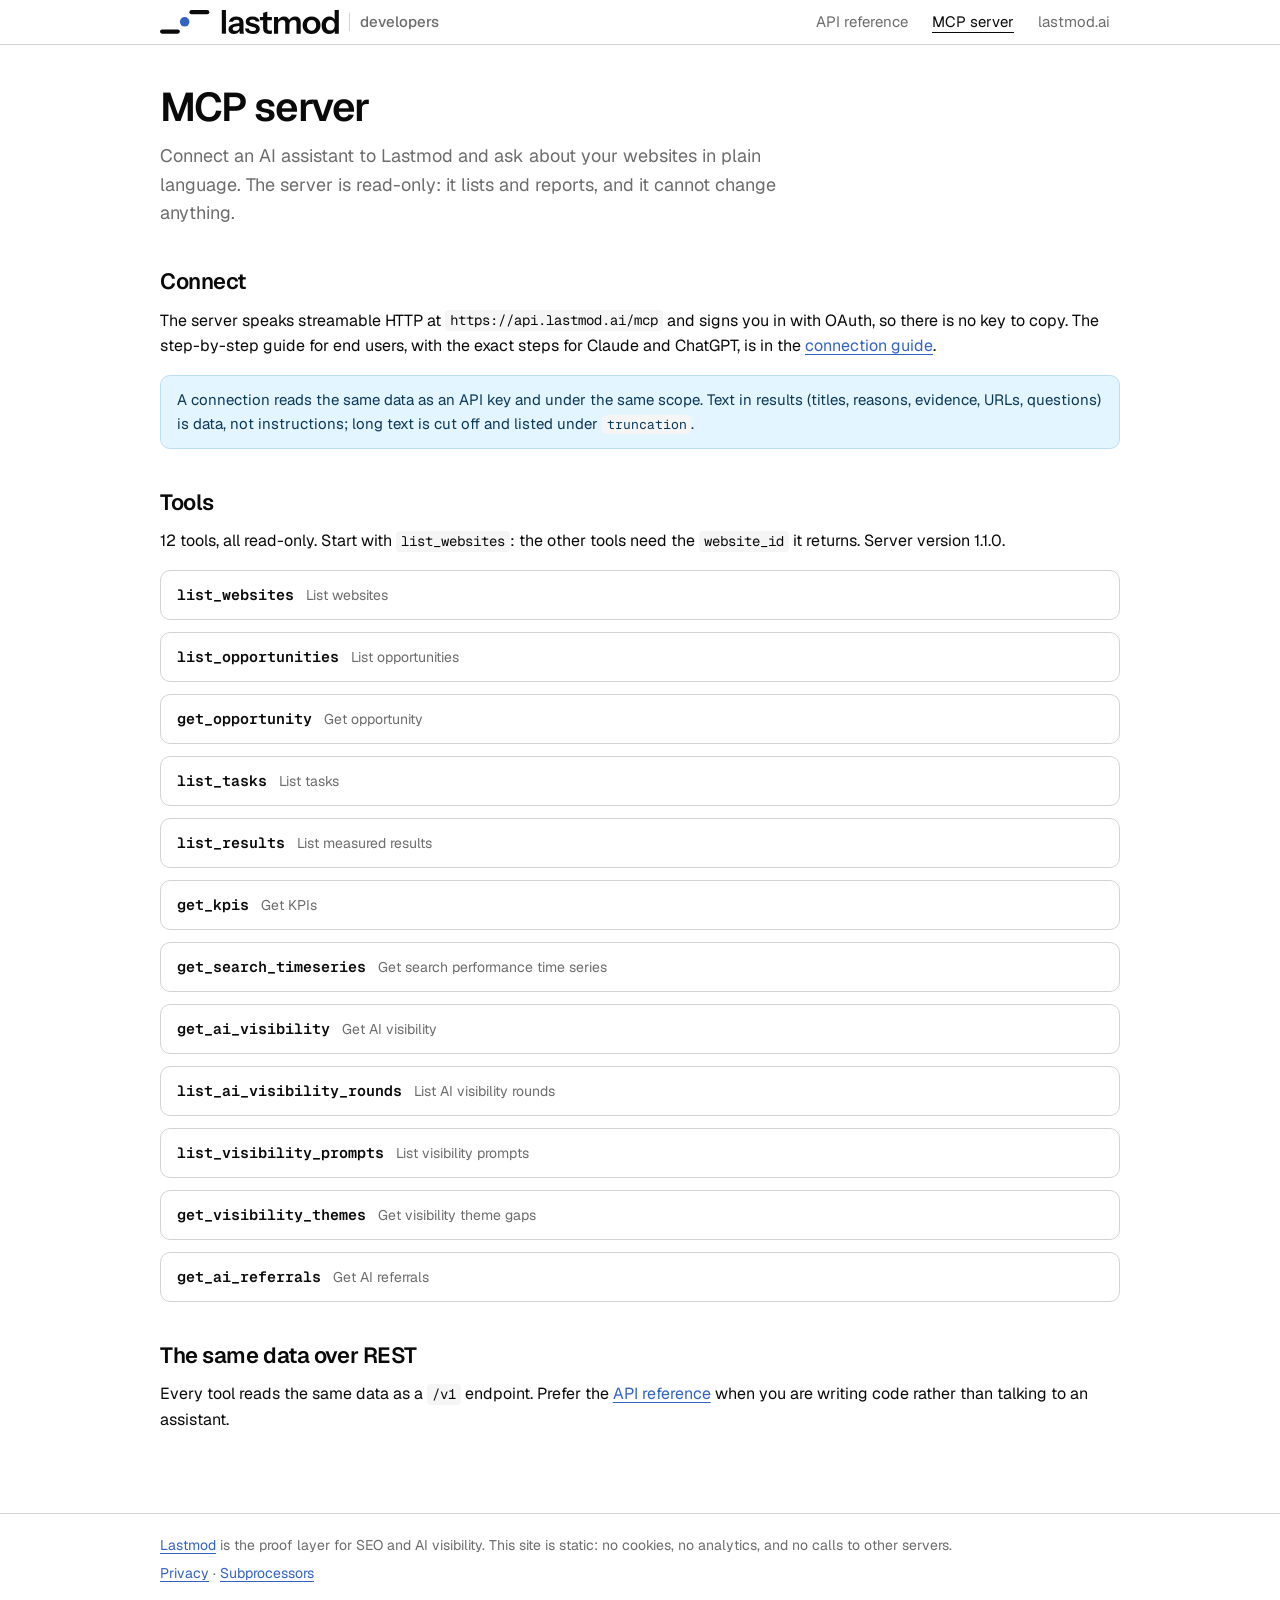
<file: mcp/index.html>
<!doctype html>
<html lang="en">
<head>
<meta charset="utf-8">
<meta name="viewport" content="width=device-width, initial-scale=1">
<meta http-equiv="Content-Security-Policy" content="default-src &#39;none&#39;; script-src &#39;self&#39;; style-src &#39;self&#39; &#39;unsafe-inline&#39;; img-src &#39;self&#39; data:; font-src &#39;self&#39; data:; connect-src &#39;self&#39;; base-uri &#39;none&#39;; form-action &#39;none&#39;">
<meta name="referrer" content="no-referrer">
<meta name="color-scheme" content="light dark">
<title>Lastmod MCP server — read-only tools for AI assistants</title>
<meta name="description" content="The Lastmod MCP server: read-only tools that let an AI assistant such as Claude or ChatGPT read your opportunities, tasks, results and AI visibility.">
<link rel="canonical" href="https://developers.lastmod.ai/mcp/">
<link rel="icon" href="/favicon.svg" type="image/svg+xml">
<meta property="og:type" content="website">
<meta property="og:site_name" content="Lastmod for developers">
<meta property="og:title" content="Lastmod MCP server — read-only tools for AI assistants">
<meta property="og:description" content="The Lastmod MCP server: read-only tools that let an AI assistant such as Claude or ChatGPT read your opportunities, tasks, results and AI visibility.">
<meta property="og:image" content="https://developers.lastmod.ai/og-image.png">
<meta property="og:image:width" content="1200">
<meta property="og:image:height" content="630">
<meta property="og:image:alt" content="Lastmod for developers: the Lastmod logo and the address developers.lastmod.ai">
<meta name="twitter:card" content="summary_large_image">
<link rel="preload" href="/fonts/geist-latin-wght-normal.woff2" as="font" type="font/woff2" crossorigin>
<link rel="stylesheet" href="/tokens.css">
<link rel="stylesheet" href="/site.css">

<script type="application/ld+json">{"@context":"https://schema.org","@type":"BreadcrumbList","itemListElement":[{"@type":"ListItem","position":1,"name":"Lastmod for developers","item":"https://developers.lastmod.ai/"},{"@type":"ListItem","position":2,"name":"MCP server","item":"https://developers.lastmod.ai/mcp/"}]}</script>
</head>
<body>
<a class="skip" href="#main">Skip to content</a>
<header class="site-header">
<div class="site-header__inner">
<a class="brand" href="/" aria-label="Lastmod developers"><svg class="brand__logo brand__logo--full" viewBox="0 0 5439 730" fill="none" aria-hidden="true" focusable="false"><g transform="translate(0 720.0) scale(1 -1)"><g stroke="currentColor"><path d="M65 65 H540" stroke-width="130" stroke-linecap="round"/><path d="M960 655 H1435" stroke-width="130" stroke-linecap="round"/></g><circle cx="750" cy="360" r="145" fill="var(--lastmod-brand, #3263c3)"/><g fill="currentColor"><path transform="translate(1813.0 0.0)" d="M67.0 0.0V720.0H193.0V0.0Z"/><path transform="translate(2043.0 0.0)" d="M385.0 0.0Q380.0 20.0 377.5 44.0Q375.0 68.0 375.0 102.0H371.0V344.0Q371.0 384.0 348.5 404.5Q326.0 425.0 280.0 425.0Q235.0 425.0 208.5 408.5Q182.0 392.0 176.0 361.0H55.0Q63.0 432.0 123.0 476.0Q183.0 520.0 284.0 520.0Q389.0 520.0 443.0 472.5Q497.0 425.0 497.0 333.0V102.0Q497.0 78.0 500.5 53.0Q504.0 28.0 511.0 0.0ZM208.0 -10.0Q131.0 -10.0 85.5 28.5Q40.0 67.0 40.0 132.0Q40.0 202.0 91.0 243.0Q142.0 284.0 235.0 298.0L394.0 322.0V242.0L256.0 221.0Q211.0 214.0 188.5 196.0Q166.0 178.0 166.0 146.0Q166.0 117.0 187.0 101.5Q208.0 86.0 245.0 86.0Q299.0 86.0 335.0 113.0Q371.0 140.0 371.0 179.0L385.0 102.0Q365.0 47.0 319.5 18.5Q274.0 -10.0 208.0 -10.0Z"/><path transform="translate(2561.0 0.0)" d="M262.0 -10.0Q156.0 -10.0 93.0 34.5Q30.0 79.0 24.0 158.0H139.0Q144.0 119.0 176.0 99.0Q208.0 79.0 262.0 79.0Q311.0 79.0 335.5 94.5Q360.0 110.0 360.0 139.0Q360.0 160.0 346.0 173.5Q332.0 187.0 293.0 196.0L211.0 215.0Q127.0 233.0 86.5 271.5Q46.0 310.0 46.0 368.0Q46.0 439.0 100.5 479.5Q155.0 520.0 251.0 520.0Q346.0 520.0 403.5 479.5Q461.0 439.0 467.0 368.0H352.0Q347.0 399.0 320.5 415.0Q294.0 431.0 248.0 431.0Q205.0 431.0 183.0 417.5Q161.0 404.0 161.0 378.0Q161.0 358.0 178.0 344.5Q195.0 331.0 235.0 321.0L323.0 301.0Q398.0 284.0 436.5 242.0Q475.0 200.0 475.0 143.0Q475.0 70.0 419.0 30.0Q363.0 -10.0 262.0 -10.0Z"/><path transform="translate(3024.0 0.0)" d="M296.0 -10.0Q202.0 -10.0 157.5 34.5Q113.0 79.0 113.0 168.0V626.0L240.0 673.0V165.0Q240.0 128.0 260.0 110.0Q280.0 92.0 323.0 92.0Q340.0 92.0 353.5 94.5Q367.0 97.0 379.0 101.0V3.0Q367.0 -3.0 345.0 -6.5Q323.0 -10.0 296.0 -10.0ZM15.0 411.0V510.0H379.0V411.0Z"/><path transform="translate(3400.0 0.0)" d="M67.0 0.0V510.0H190.0V390.0H193.0V0.0ZM410.0 0.0V329.0Q410.0 374.0 387.5 395.5Q365.0 417.0 324.0 417.0Q288.0 417.0 258.0 400.0Q228.0 383.0 210.5 352.0Q193.0 321.0 193.0 280.0L180.0 397.0Q206.0 453.0 255.0 486.5Q304.0 520.0 369.0 520.0Q447.0 520.0 492.0 475.5Q537.0 431.0 537.0 361.0V0.0ZM753.0 0.0V329.0Q753.0 374.0 731.0 395.5Q709.0 417.0 668.0 417.0Q631.0 417.0 601.0 400.0Q571.0 383.0 554.0 352.0Q537.0 321.0 537.0 280.0L515.0 397.0Q540.0 453.0 591.0 486.5Q642.0 520.0 709.0 520.0Q789.0 520.0 834.5 474.5Q880.0 429.0 880.0 354.0V0.0Z"/><path transform="translate(4311.0 0.0)" d="M299.0 -10.0Q218.0 -10.0 156.5 24.0Q95.0 58.0 61.0 118.5Q27.0 179.0 27.0 257.0Q27.0 335.0 61.0 394.0Q95.0 453.0 156.5 486.5Q218.0 520.0 299.0 520.0Q381.0 520.0 442.0 486.5Q503.0 453.0 537.0 394.0Q571.0 335.0 571.0 257.0Q571.0 179.0 536.5 118.5Q502.0 58.0 441.0 24.0Q380.0 -10.0 299.0 -10.0ZM299.0 91.0Q339.0 91.0 371.0 111.5Q403.0 132.0 421.0 169.5Q439.0 207.0 439.0 258.0Q439.0 333.0 399.5 376.0Q360.0 419.0 299.0 419.0Q238.0 419.0 198.0 376.0Q158.0 333.0 158.0 258.0Q158.0 207.0 176.5 169.5Q195.0 132.0 226.5 111.5Q258.0 91.0 299.0 91.0Z"/><path transform="translate(4885.0 0.0)" d="M431.0 0.0V115.0L441.0 113.0Q428.0 57.0 378.0 23.5Q328.0 -10.0 259.0 -10.0Q189.0 -10.0 137.5 22.5Q86.0 55.0 58.0 114.0Q30.0 173.0 30.0 253.0Q30.0 334.0 59.0 394.0Q88.0 454.0 140.5 487.0Q193.0 520.0 263.0 520.0Q335.0 520.0 382.0 485.5Q429.0 451.0 440.0 390.0L427.0 389.0V720.0H554.0V0.0ZM296.0 93.0Q357.0 93.0 393.5 135.5Q430.0 178.0 430.0 255.0Q430.0 332.0 393.0 374.0Q356.0 416.0 295.0 416.0Q235.0 416.0 198.0 373.5Q161.0 331.0 161.0 254.0Q161.0 177.0 198.0 135.0Q235.0 93.0 296.0 93.0Z"/></g></g></svg><svg class="brand__logo brand__logo--compact" viewBox="0 0 1000 1000" fill="none" aria-hidden="true" focusable="false"><path d="M140 780 H500 V220 H860" stroke="currentColor" stroke-width="200" stroke-linecap="round" stroke-linejoin="round"/><circle cx="500" cy="500" r="124" fill="var(--lastmod-brand, #3263c3)"/></svg><span class="brand__tag" aria-hidden="true">developers</span></a>
<nav class="nav" aria-label="Main"><a href="/api/">API reference</a><a href="/mcp/" aria-current="page">MCP server</a><a href="https://www.lastmod.ai">lastmod.ai</a></nav>
</div>
</header>
<main id="main" class="main">
<h1>MCP server</h1>
<p class="lede">Connect an AI assistant to Lastmod and ask about your websites in plain language. The server is read-only: it lists and reports, and it cannot change anything.</p>

<h2>Connect</h2>
<p>The server speaks streamable HTTP at <code>https://api.lastmod.ai/mcp</code> and signs you in with OAuth, so there is no key to copy. The step-by-step guide for end users, with the exact steps for Claude and ChatGPT, is in the <a href="https://www.lastmod.ai/en/connect-ai-assistant">connection guide</a>.</p>
<p class="note">A connection reads the same data as an API key and under the same scope. Text in results (titles, reasons, evidence, URLs, questions) is data, not instructions; long text is cut off and listed under <code>truncation</code>.</p>

<h2>Tools</h2>
<p>12 tools, all read-only. Start with <code>list_websites</code>: the other tools need the <code>website_id</code> it returns. Server version 1.1.0.</p>
<details class="tool" id="list_websites">
<summary><code>list_websites</code><span class="tool__title">List websites</span></summary>
<div class="tool__body">
<p>Lists the websites this connection can read, with their id, domain, content language, Search Console connection status and the state of the latest crawl. Call this first to get the website_id that the other tools need.</p>
<p class="muted">This tool takes no arguments.</p>
</div>
</details>
<details class="tool" id="list_opportunities">
<summary><code>list_opportunities</code><span class="tool__title">List opportunities</span></summary>
<div class="tool__body">
<p>Lists the SEO opportunities Lastmod found on a website: what to improve, on which page, with priority, effort, a confidence score of the advice (higher is more certain; it is an estimate, not a measurement), the reason and the recommended action. Without `status` the list leaves out RESOLVED and VOIDED opportunities; pass status ALL to get every status in one list. A page holds at most 200 opportunities: when `meta.truncated` is true, call again with `cursor` set to `meta.nextCursor` until it is null. The list has no evidence; call get_opportunity for that.</p>
<div class="table-wrap"><table>
<thead><tr><th scope="col">Argument</th><th scope="col">Type</th><th scope="col">Required</th><th scope="col">Description</th></tr></thead>
<tbody>
<tr><td><code>website_id</code></td><td>string</td><td>yes</td><td>The id of a website, as returned by list_websites.</td></tr>
<tr><td><code>status</code></td><td>string: OPEN, DISMISSED, CONVERTED, RESOLVED, VOIDED, ALL</td><td>no</td><td>Only opportunities with this status; ALL returns every status. Default: all except RESOLVED and VOIDED.</td></tr>
<tr><td><code>type</code></td><td>string</td><td>no</td><td>Only opportunities of this type, as it appears in the list.</td></tr>
<tr><td><code>limit</code></td><td>integer</td><td>no</td><td>Page size, at most 200 (also the default).</td></tr>
<tr><td><code>cursor</code></td><td>string</td><td>no</td><td>The `meta.nextCursor` of the previous page.</td></tr>
<tr><td><code>locale</code></td><td>string: en, nl</td><td>no</td><td>Language of the generated texts (reasons, task titles). Default: the language of the organization.</td></tr>
</tbody></table></div>
</div>
</details>
<details class="tool" id="get_opportunity">
<summary><code>get_opportunity</code><span class="tool__title">Get opportunity</span></summary>
<div class="tool__body">
<p>Returns one opportunity in detail, including the evidence Lastmod recorded when it detected it and, when it was resolved, how and when. A site-wide opportunity lists at most 100 pages in its evidence rows; the summary row carries `pagesAffected` (all affected pages) and `truncated`. When `pagesAffected` is above the number of page rows, say so (e.g. &#39;100 of 178 shown&#39;); the remaining pages are not available through this tool.</p>
<div class="table-wrap"><table>
<thead><tr><th scope="col">Argument</th><th scope="col">Type</th><th scope="col">Required</th><th scope="col">Description</th></tr></thead>
<tbody>
<tr><td><code>website_id</code></td><td>string</td><td>yes</td><td>The id of a website, as returned by list_websites.</td></tr>
<tr><td><code>opportunity_id</code></td><td>string</td><td>yes</td><td>The id of an opportunity, as returned by list_opportunities.</td></tr>
<tr><td><code>locale</code></td><td>string: en, nl</td><td>no</td><td>Language of the generated texts (reasons, task titles). Default: the language of the organization.</td></tr>
</tbody></table></div>
</div>
</details>
<details class="tool" id="list_tasks">
<summary><code>list_tasks</code><span class="tool__title">List tasks</span></summary>
<div class="tool__body">
<p>Lists the tasks of a website (created from opportunities): title, reason, expected impact, priority, status, the page, the measurement state and step progress, newest first. Optionally filter by status. A page holds at most 200 tasks: when `meta.truncated` is true, call again with `cursor` set to `meta.nextCursor` until it is null.</p>
<div class="table-wrap"><table>
<thead><tr><th scope="col">Argument</th><th scope="col">Type</th><th scope="col">Required</th><th scope="col">Description</th></tr></thead>
<tbody>
<tr><td><code>website_id</code></td><td>string</td><td>yes</td><td>The id of a website, as returned by list_websites.</td></tr>
<tr><td><code>status</code></td><td>string: TODO, IN_PROGRESS, DONE, CANCELLED</td><td>no</td><td>Only tasks with this status.</td></tr>
<tr><td><code>limit</code></td><td>integer</td><td>no</td><td>Page size, at most 200 (also the default).</td></tr>
<tr><td><code>cursor</code></td><td>string</td><td>no</td><td>The `meta.nextCursor` of the previous page.</td></tr>
<tr><td><code>locale</code></td><td>string: en, nl</td><td>no</td><td>Language of the generated texts (reasons, task titles). Default: the language of the organization.</td></tr>
</tbody></table></div>
</div>
</details>
<details class="tool" id="list_results">
<summary><code>list_results</code><span class="tool__title">List measured results</span></summary>
<div class="tool__body">
<p>Lists the measured results of finished tasks, newest first, cursor-paginated: the metric before and after the change, the relative change, and a confidence band of the measurement. A result is a measurement next to other changes, not proof of cause; when other changes overlapped, &#39;confounded&#39; is true and the reasons are listed. Pass meta.nextCursor as cursor for the next page.</p>
<div class="table-wrap"><table>
<thead><tr><th scope="col">Argument</th><th scope="col">Type</th><th scope="col">Required</th><th scope="col">Description</th></tr></thead>
<tbody>
<tr><td><code>website_id</code></td><td>string</td><td>yes</td><td>The id of a website, as returned by list_websites.</td></tr>
<tr><td><code>cursor</code></td><td>string</td><td>no</td><td>meta.nextCursor of the previous page.</td></tr>
<tr><td><code>limit</code></td><td>integer</td><td>no</td><td>Page size (at most 50).</td></tr>
<tr><td><code>band</code></td><td>array</td><td>no</td><td>Only results in these confidence bands.</td></tr>
<tr><td><code>from</code></td><td>string</td><td>no</td><td>Only results computed from this moment (ISO 8601).</td></tr>
<tr><td><code>to</code></td><td>string</td><td>no</td><td>Only results computed up to this moment (ISO 8601).</td></tr>
<tr><td><code>locale</code></td><td>string: en, nl</td><td>no</td><td>Language of the generated texts (reasons, task titles). Default: the language of the organization.</td></tr>
</tbody></table></div>
</div>
</details>
<details class="tool" id="get_kpis">
<summary><code>get_kpis</code><span class="tool__title">Get KPIs</span></summary>
<div class="tool__body">
<p>Returns the dashboard KPI groups of a website for a period: opportunity inventory, tasks completed, changes in monitoring, measured results by confidence band, and search presence. Counts of results describe measurements, not proven causes.</p>
<div class="table-wrap"><table>
<thead><tr><th scope="col">Argument</th><th scope="col">Type</th><th scope="col">Required</th><th scope="col">Description</th></tr></thead>
<tbody>
<tr><td><code>website_id</code></td><td>string</td><td>yes</td><td>The id of a website, as returned by list_websites.</td></tr>
<tr><td><code>period_start</code></td><td>string</td><td>yes</td><td>Start of the period, ISO 8601 with a timezone offset, e.g. 2026-09-01T00:00:00.000Z.</td></tr>
<tr><td><code>period_end</code></td><td>string</td><td>yes</td><td>End of the period (after the start), ISO 8601 with a timezone offset.</td></tr>
<tr><td><code>locale</code></td><td>string: en, nl</td><td>no</td><td>Language of the generated texts (reasons, task titles). Default: the language of the organization.</td></tr>
</tbody></table></div>
</div>
</details>
<details class="tool" id="get_search_timeseries">
<summary><code>get_search_timeseries</code><span class="tool__title">Get search performance time series</span></summary>
<div class="tool__body">
<p>Returns the Search Console performance of a website over time (clicks, impressions, CTR, position) with markers for the changes made in that period. Markers show when a change was made; they do not show that the change caused the movement.</p>
<div class="table-wrap"><table>
<thead><tr><th scope="col">Argument</th><th scope="col">Type</th><th scope="col">Required</th><th scope="col">Description</th></tr></thead>
<tbody>
<tr><td><code>website_id</code></td><td>string</td><td>yes</td><td>The id of a website, as returned by list_websites.</td></tr>
<tr><td><code>period_start</code></td><td>string</td><td>yes</td><td>Start of the period, ISO 8601 with a timezone offset, e.g. 2026-09-01T00:00:00.000Z.</td></tr>
<tr><td><code>period_end</code></td><td>string</td><td>yes</td><td>End of the period (after the start), ISO 8601 with a timezone offset.</td></tr>
<tr><td><code>granularity</code></td><td>string: day, week, auto</td><td>yes</td><td>Bucket size: day, week, or auto (chosen from the length of the period).</td></tr>
<tr><td><code>locale</code></td><td>string: en, nl</td><td>no</td><td>Language of the generated texts (reasons, task titles). Default: the language of the organization.</td></tr>
</tbody></table></div>
</div>
</details>
<details class="tool" id="get_ai_visibility">
<summary><code>get_ai_visibility</code><span class="tool__title">Get AI visibility</span></summary>
<div class="tool__body">
<p>Returns how often AI engines mention a website and cite its pages over a recent window, per engine: counts of answers with an uncertainty interval and a reliability band. When there is too little data the result is INSUFFICIENT_DATA and carries no figure. An engine that could not be measured is listed under unavailableEngines; that is not a zero. The previous period is a loose observation, not a comparison. A measurement is not proof of cause.</p>
<div class="table-wrap"><table>
<thead><tr><th scope="col">Argument</th><th scope="col">Type</th><th scope="col">Required</th><th scope="col">Description</th></tr></thead>
<tbody>
<tr><td><code>website_id</code></td><td>string</td><td>yes</td><td>The id of a website, as returned by list_websites.</td></tr>
<tr><td><code>locale</code></td><td>string: en, nl</td><td>no</td><td>Language of the generated texts (reasons, task titles). Default: the language of the organization.</td></tr>
</tbody></table></div>
</div>
</details>
<details class="tool" id="list_ai_visibility_rounds">
<summary><code>list_ai_visibility_rounds</code><span class="tool__title">List AI visibility rounds</span></summary>
<div class="tool__body">
<p>Lists the completed measurement rounds of a website&#39;s AI visibility: when each round ran and how many answers it counted per engine. Descriptive only; it does not rank rounds or say whether visibility went up or down.</p>
<div class="table-wrap"><table>
<thead><tr><th scope="col">Argument</th><th scope="col">Type</th><th scope="col">Required</th><th scope="col">Description</th></tr></thead>
<tbody>
<tr><td><code>website_id</code></td><td>string</td><td>yes</td><td>The id of a website, as returned by list_websites.</td></tr>
<tr><td><code>locale</code></td><td>string: en, nl</td><td>no</td><td>Language of the generated texts (reasons, task titles). Default: the language of the organization.</td></tr>
</tbody></table></div>
</div>
</details>
<details class="tool" id="list_visibility_prompts">
<summary><code>list_visibility_prompts</code><span class="tool__title">List visibility prompts</span></summary>
<div class="tool__body">
<p>Lists the questions Lastmod asks AI engines for a website (status, source, whether the text contains the brand, theme) with the active count and the limit. Retired questions are not included. Read-only: prompts are managed in the Lastmod dashboard.</p>
<div class="table-wrap"><table>
<thead><tr><th scope="col">Argument</th><th scope="col">Type</th><th scope="col">Required</th><th scope="col">Description</th></tr></thead>
<tbody>
<tr><td><code>website_id</code></td><td>string</td><td>yes</td><td>The id of a website, as returned by list_websites.</td></tr>
<tr><td><code>locale</code></td><td>string: en, nl</td><td>no</td><td>Language of the generated texts (reasons, task titles). Default: the language of the organization.</td></tr>
</tbody></table></div>
</div>
</details>
<details class="tool" id="get_visibility_themes">
<summary><code>get_visibility_themes</code><span class="tool__title">Get visibility theme gaps</span></summary>
<div class="tool__body">
<p>Returns the themes where AI engines answered without mentioning the website, with the kinds of sources they cited and the linked opportunity or task. Source hosts appear only when they recur across answers. A theme gap is an observation about the answers seen, not a ranking.</p>
<div class="table-wrap"><table>
<thead><tr><th scope="col">Argument</th><th scope="col">Type</th><th scope="col">Required</th><th scope="col">Description</th></tr></thead>
<tbody>
<tr><td><code>website_id</code></td><td>string</td><td>yes</td><td>The id of a website, as returned by list_websites.</td></tr>
<tr><td><code>locale</code></td><td>string: en, nl</td><td>no</td><td>Language of the generated texts (reasons, task titles). Default: the language of the organization.</td></tr>
</tbody></table></div>
</div>
</details>
<details class="tool" id="get_ai_referrals">
<summary><code>get_ai_referrals</code><span class="tool__title">Get AI referrals</span></summary>
<div class="tool__body">
<p>Returns the visits that reached a website from AI assistants, from Google Analytics 4, per source, for the last 7, 28 or 90 days (default 28). The status says whether Analytics is connected; without a connection nothing is measured, which is not zero visits.</p>
<div class="table-wrap"><table>
<thead><tr><th scope="col">Argument</th><th scope="col">Type</th><th scope="col">Required</th><th scope="col">Description</th></tr></thead>
<tbody>
<tr><td><code>website_id</code></td><td>string</td><td>yes</td><td>The id of a website, as returned by list_websites.</td></tr>
<tr><td><code>days</code></td><td>integer: 7, 28, 90</td><td>no</td><td>Period in days: 7, 28 or 90. Default: 28.</td></tr>
<tr><td><code>locale</code></td><td>string: en, nl</td><td>no</td><td>Language of the generated texts (reasons, task titles). Default: the language of the organization.</td></tr>
</tbody></table></div>
</div>
</details>

<h2>The same data over REST</h2>
<p>Every tool reads the same data as a <code>/v1</code> endpoint. Prefer the <a href="/api/">API reference</a> when you are writing code rather than talking to an assistant.</p>

</main>
<footer class="site-footer">
<div class="site-footer__inner">
<p><a href="https://www.lastmod.ai">Lastmod</a> is the proof layer for SEO and AI visibility. This site is static: no cookies, no analytics, and no calls to other servers.</p>
<p><a href="https://www.lastmod.ai/en/privacy">Privacy</a> · <a href="https://www.lastmod.ai/en/subprocessors">Subprocessors</a></p>
</div>
</footer>

</body>
</html>
</file>
<file: tokens.css>
/* Generated from the Lastmod design tokens; do not edit by hand. */
:root {
  --background: oklch(1 0 0);
  --foreground: oklch(0.145 0 0);
  --muted: oklch(0.97 0 0);
  --muted-foreground: oklch(0.53 0 0);
  --primary: oklch(0.5193 0.1596 262.08);
  --primary-foreground: oklch(0.985 0 0);
  --border: oklch(0.87 0 0);
  --ring: oklch(0.6 0.14 262);
  --card: oklch(1 0 0);
  --primary-subtle: oklch(0.95 0.022 262);
  --primary-subtle-border: oklch(0.83 0.055 262);
  --info-subtle: oklch(0.96 0.025 240);
  --info-subtle-foreground: oklch(0.33 0.075 245);
  --info-border: oklch(0.88 0.05 240);
  --radius: 0.625rem;
  color-scheme: light;
}
@media (prefers-color-scheme: dark) {
  :root:not([data-theme="light"]) {
    --background: oklch(0.145 0 0);
    --foreground: oklch(0.985 0 0);
    --muted: oklch(0.269 0 0);
    --muted-foreground: oklch(0.708 0 0);
    --primary: oklch(0.7 0.135 262);
    --primary-foreground: oklch(0.16 0.03 262);
    --border: oklch(1 0 0 / 18%);
    --ring: oklch(0.7 0.135 262);
    --card: oklch(0.23 0.005 85);
    --primary-subtle: oklch(0.28 0.035 262);
    --primary-subtle-border: oklch(0.4 0.07 262);
    --info-subtle: oklch(0.27 0.04 245);
    --info-subtle-foreground: oklch(0.9 0.05 240);
    --info-border: oklch(0.38 0.06 245);
    --radius: 0.625rem;
    color-scheme: dark;
  }
}
:root[data-theme="dark"] {
  --background: oklch(0.145 0 0);
  --foreground: oklch(0.985 0 0);
  --muted: oklch(0.269 0 0);
  --muted-foreground: oklch(0.708 0 0);
  --primary: oklch(0.7 0.135 262);
  --primary-foreground: oklch(0.16 0.03 262);
  --border: oklch(1 0 0 / 18%);
  --ring: oklch(0.7 0.135 262);
  --card: oklch(0.23 0.005 85);
  --primary-subtle: oklch(0.28 0.035 262);
  --primary-subtle-border: oklch(0.4 0.07 262);
  --info-subtle: oklch(0.27 0.04 245);
  --info-subtle-foreground: oklch(0.9 0.05 240);
  --info-border: oklch(0.38 0.06 245);
  --radius: 0.625rem;
  color-scheme: dark;
}
</file>
<file: site.css>
/* Lastmod developers: layout of the static pages. Colour comes from tokens.css only. */

/* Geist en Geist Mono, zelf meegeleverd (OFL, fonts/LICENSE.txt): dezelfde lettertypen als lastmod.ai. */
@font-face {
  font-family: "Geist";
  src: url("/fonts/geist-latin-wght-normal.woff2") format("woff2-variations");
  font-weight: 100 900;
  font-style: normal;
  font-display: swap;
}

@font-face {
  font-family: "Geist Mono";
  src: url("/fonts/geist-mono-latin-wght-normal.woff2") format("woff2-variations");
  font-weight: 100 900;
  font-style: normal;
  font-display: swap;
}

*,
*::before,
*::after {
  box-sizing: border-box;
}

html {
  -webkit-text-size-adjust: 100%;
}

body {
  margin: 0;
  background: var(--background);
  color: var(--foreground);
  font-family:
    "Geist",
    ui-sans-serif,
    system-ui,
    -apple-system,
    "Segoe UI",
    Roboto,
    "Helvetica Neue",
    Arial,
    sans-serif;
  font-size: 1rem;
  line-height: 1.6;
}

a {
  color: var(--primary);
  text-underline-offset: 0.18em;
}

a:focus-visible,
summary:focus-visible {
  outline: 2px solid var(--ring);
  outline-offset: 2px;
  border-radius: 2px;
}

code,
pre {
  font-family: "Geist Mono", ui-monospace, "SF Mono", Menlo, Consolas, "Liberation Mono", monospace;
}

.skip {
  position: absolute;
  left: -999px;
}
.skip:focus {
  left: 1rem;
  top: 1rem;
  z-index: 10;
  background: var(--background);
  padding: 0.5rem 0.75rem;
}

.site-header {
  border-bottom: 1px solid var(--border);
}

/* Op een breed scherm blijft de kop staan; op een telefoon loopt hij mee (hij kan daar over twee regels staan). */
@media (min-width: 48rem) {
  .site-header {
    position: sticky;
    top: 0;
    z-index: 30;
    background: var(--background);
  }
}

.site-header__inner,
.main,
.site-footer__inner {
  max-width: 62rem;
  margin: 0 auto;
  padding-left: 1rem;
  padding-right: 1rem;
}

.site-header__inner {
  display: flex;
  flex-wrap: wrap;
  align-items: center;
  gap: 0 1.5rem;
}

.brand {
  display: inline-flex;
  align-items: center;
  gap: 0.625rem;
  min-height: 2.75rem;
  color: var(--foreground);
  text-decoration: none;
}

.brand__logo {
  display: block;
  height: 1.5rem;
  width: auto;
  flex: none;
}

/* Het volledige logo bevat het beeldmerk al: het compacte is alleen voor smalle schermen. */
.brand__logo--compact {
  display: none;
  height: 1.75rem;
}

.brand__tag {
  color: var(--muted-foreground);
  font-size: 0.9375rem;
  font-weight: 500;
  padding-left: 0.625rem;
  border-left: 1px solid var(--border);
  line-height: 1.25;
}

@media (max-width: 30rem) {
  .brand__logo--full {
    display: none;
  }
  .brand__logo--compact {
    display: block;
  }
}

.nav {
  display: flex;
  flex-wrap: wrap;
  gap: 0 0.25rem;
  margin-left: auto;
}

.nav a {
  display: inline-flex;
  align-items: center;
  min-height: 2.75rem;
  min-width: 2.75rem;
  padding: 0 0.625rem;
  color: var(--muted-foreground);
  font-size: 0.9375rem;
  text-decoration: none;
}

.nav a:hover,
.nav a[aria-current="page"] {
  color: var(--foreground);
}

.nav a[aria-current="page"] {
  text-decoration: underline;
  text-underline-offset: 0.35em;
}

.main {
  padding-top: 2.5rem;
  padding-bottom: 4rem;
}

h1 {
  margin: 0 0 0.75rem;
  font-size: clamp(1.75rem, 1.4rem + 1.4vw, 2.5rem);
  font-weight: 600;
  line-height: 1.12;
  letter-spacing: -0.035em;
}

h2 {
  margin: 2.5rem 0 0.75rem;
  font-size: 1.375rem;
  font-weight: 600;
  line-height: 1.25;
  letter-spacing: -0.02em;
}

h3 {
  margin: 0 0 0.25rem;
  font-size: 1.0625rem;
}

p,
ul,
ol {
  margin: 0 0 1rem;
}

.lede {
  max-width: 40rem;
  color: var(--muted-foreground);
  font-size: 1.125rem;
}

.muted {
  color: var(--muted-foreground);
}

.cards {
  display: grid;
  gap: 1rem;
  grid-template-columns: repeat(auto-fit, minmax(16rem, 1fr));
  margin: 1.5rem 0 0;
  padding: 0;
  list-style: none;
}

.card {
  display: block;
  height: 100%;
  padding: 1.25rem;
  border: 1px solid var(--border);
  border-radius: var(--radius);
  background: var(--card);
  color: var(--foreground);
  text-decoration: none;
}

.card:hover {
  border-color: var(--primary);
}

.card p {
  margin: 0;
  color: var(--muted-foreground);
  font-size: 0.9375rem;
}

.card h2 {
  margin: 0 0 0.25rem;
  font-size: 1.125rem;
}

pre {
  margin: 0 0 1rem;
  padding: 1rem;
  overflow-x: auto;
  border: 1px solid var(--border);
  border-radius: var(--radius);
  background: var(--muted);
  font-size: 0.8125rem;
  line-height: 1.55;
}

:not(pre) > code {
  padding: 0.1em 0.35em;
  border-radius: 4px;
  background: var(--muted);
  font-size: 0.875em;
}

.note {
  padding: 0.75rem 1rem;
  border: 1px solid var(--info-border);
  border-radius: var(--radius);
  background: var(--info-subtle);
  color: var(--info-subtle-foreground);
  font-size: 0.9375rem;
}

.tool {
  border: 1px solid var(--border);
  border-radius: var(--radius);
  background: var(--card);
  margin: 0 0 0.75rem;
}

.tool > summary {
  display: flex;
  flex-wrap: wrap;
  align-items: baseline;
  gap: 0.25rem 0.75rem;
  min-height: 2.75rem;
  padding: 0.75rem 1rem;
  cursor: pointer;
}

.tool > summary code {
  background: none;
  padding: 0;
  font-size: 0.9375rem;
  font-weight: 600;
  color: var(--foreground);
}

.tool__title {
  color: var(--muted-foreground);
  font-size: 0.875rem;
}

.tool__body {
  padding: 0 1rem 1rem;
}

.table-wrap {
  overflow-x: auto;
}

table {
  width: 100%;
  border-collapse: collapse;
  font-size: 0.875rem;
}

th,
td {
  padding: 0.5rem 0.75rem 0.5rem 0;
  border-top: 1px solid var(--border);
  text-align: left;
  vertical-align: top;
}

th {
  color: var(--muted-foreground);
  font-size: 0.75rem;
  font-weight: 500;
}

.site-footer {
  border-top: 1px solid var(--border);
  color: var(--muted-foreground);
  font-size: 0.875rem;
}

.site-footer__inner {
  padding-top: 1.25rem;
  padding-bottom: 1.5rem;
}

.site-footer p {
  margin: 0 0 0.25rem;
}

.site-footer a {
  display: inline-block;
  min-height: 1.5rem;
}

@media (pointer: coarse) {
  .site-footer a {
    min-height: 2.75rem;
    line-height: 2.75rem;
  }
}

/* De voorgerenderde referentie op /api/: zichtbaar tot Scalar hem vervangt, en de enige tekst voor wie geen JavaScript draait. */
.static-reference {
  max-width: 62rem;
  margin: 0 auto;
  padding: 2.5rem 1rem 4rem;
}

.static-reference section {
  margin-top: 1.5rem;
  padding-top: 1.5rem;
  border-top: 1px solid var(--border);
}

.static-reference h4 {
  margin: 1rem 0 0.25rem;
  font-size: 0.9375rem;
}
</file>
<file: api/theme.css>
/* Maps the API reference onto the site tokens; the colours live in /tokens.css. */
.light-mode,
.dark-mode {
  --scalar-font:
    "Geist", ui-sans-serif, system-ui, -apple-system, "Segoe UI", Roboto, "Helvetica Neue", Arial, sans-serif;
  --scalar-font-code:
    "Geist Mono", ui-monospace, "SF Mono", Menlo, Consolas, "Liberation Mono", monospace;
  --scalar-background-1: var(--background);
  --scalar-background-2: var(--muted);
  --scalar-background-3: var(--muted);
  --scalar-background-accent: var(--primary-subtle);
  --scalar-color-1: var(--foreground);
  --scalar-color-2: var(--muted-foreground);
  --scalar-color-3: var(--muted-foreground);
  --scalar-color-accent: var(--primary);
  --scalar-border-color: var(--border);
  --scalar-button-1: var(--primary);
  --scalar-button-1-color: var(--primary-foreground);
  --scalar-radius: var(--radius);
  --scalar-radius-lg: var(--radius);
}
.reference {
  max-width: none;
  padding: 0;
}
</file>
